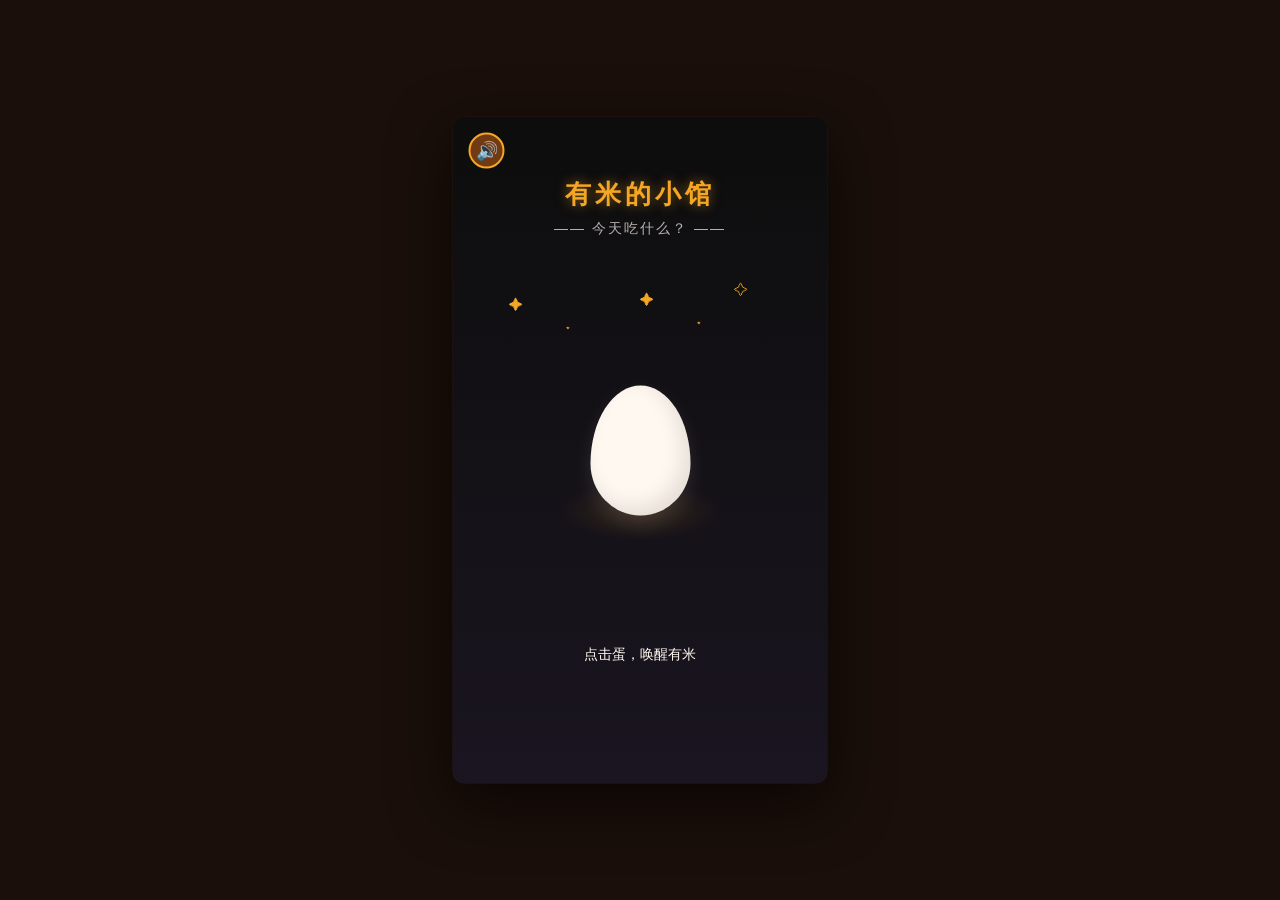
<file: demo/index.html>
<!DOCTYPE html>
<html>
<head>
<meta charset="UTF-8">
<meta name="viewport" content="width=device-width, initial-scale=1.0, user-scalable=no">
<title>有米的小馆 - 今天吃什么？</title>
<script>window.location.replace('youni-demo.html');</script>
</head>
<body></body>
</html>
</file>
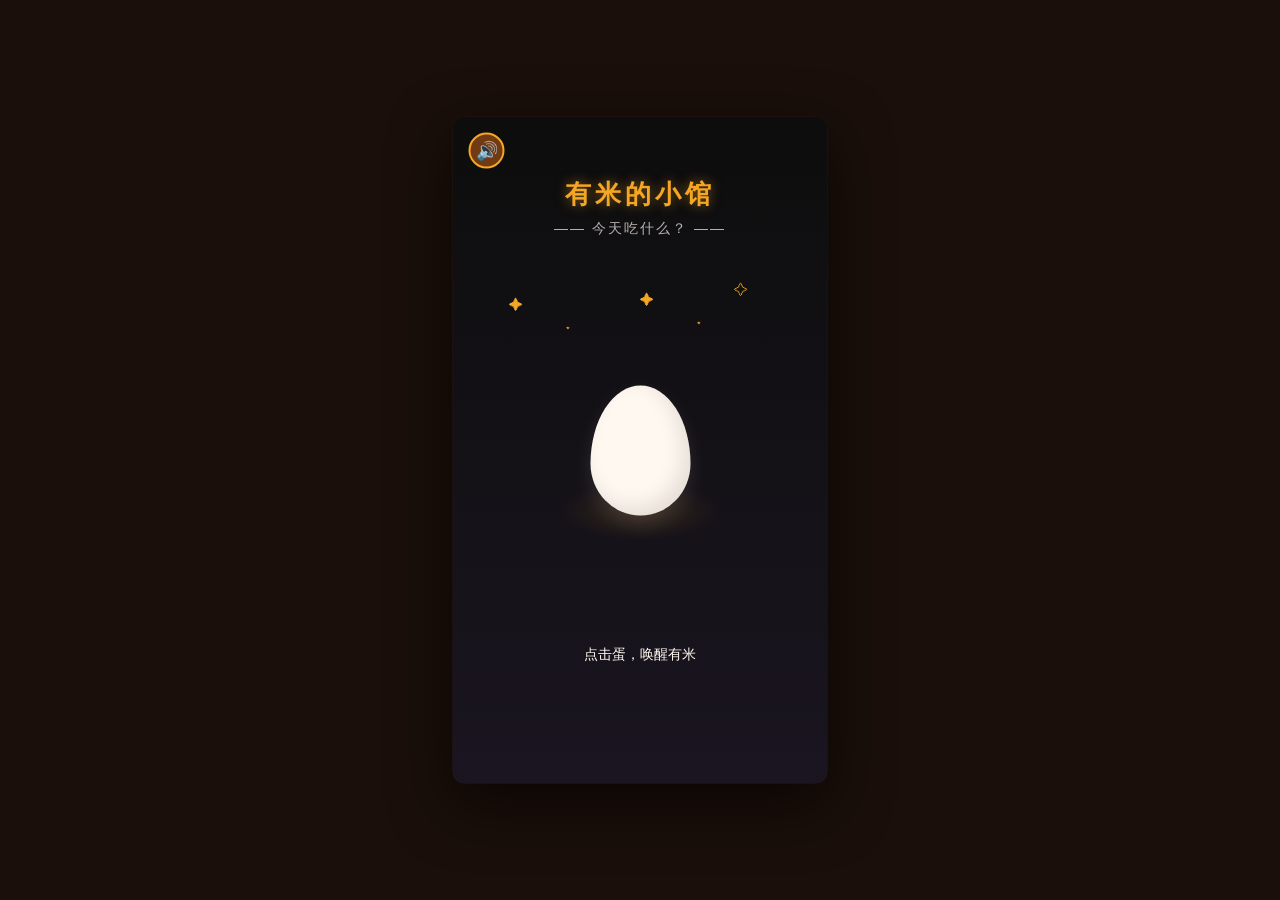
<file: demo/youni-demo.html>
<!DOCTYPE html>
<html lang="zh-CN">
<head>
<meta charset="UTF-8">
<meta name="viewport" content="width=device-width, initial-scale=1.0, user-scalable=no">
<title>有米的小馆 - 今天吃什么？</title>
<link rel="stylesheet" href="style.css?v=9">
<link rel="preload" as="image" href="bg-tavern.jpg">
<link rel="preload" as="image" href="youni/19-hatch-cowering.png">
<link rel="preload" as="image" href="youni/20-hatch-standing-shake.png">
<link rel="preload" as="image" href="youni/21-hatch-confident-ready.png">
</head>
<body>
<div id="app-wrapper">
  <div id="soundToggle" class="sound-toggle" title="音效设置">🔊</div>
  <div id="soundPanel" class="sound-panel">
    <div class="sound-panel-row">
      <span class="sound-panel-label">背景音乐</span>
      <div class="sound-panel-btns">
        <button class="sound-panel-btn" id="bgmOnBtn">开</button>
        <button class="sound-panel-btn" id="bgmOffBtn">关</button>
      </div>
    </div>
    <div class="sound-panel-row">
      <span class="sound-panel-label" style="font-size:12px;">BGM音量</span>
      <div class="sound-slider-wrap">
        <input type="range" class="sound-slider" id="bgmSlider" min="0" max="100" value="25">
      </div>
    </div>
    <div class="sound-panel-row">
      <span class="sound-panel-label">音效</span>
      <div class="sound-panel-btns">
        <button class="sound-panel-btn" id="sfxOnBtn">开</button>
        <button class="sound-panel-btn" id="sfxOffBtn">关</button>
      </div>
    </div>
    <div class="sound-panel-row">
      <span class="sound-panel-label" style="font-size:12px;">音效音量</span>
      <div class="sound-slider-wrap">
        <input type="range" class="sound-slider" id="sfxSlider" min="0" max="100" value="60">
      </div>
    </div>
  </div>

<!-- 成就弹窗 -->
<div id="achievementPopup" class="achievement-popup hidden">
  <div class="ach-badge">
    <span class="ach-icon">🏆</span>
    <div class="ach-text">
      <div class="ach-label">成就解锁！</div>
      <div class="ach-name"></div>
      <div class="ach-desc"></div>
    </div>
  </div>
</div>

<!-- ==================== 第一阶段：孵化 ==================== -->
<div id="stage1" class="stage active">
  <div class="opening-overlay" id="openingOverlay">
    <div class="opening-title">有米的小馆</div>
    <div class="opening-subtitle">—— 今天吃什么？ ——</div>
    <div class="opening-stars" id="openingStars">
      <span class="opening-star" style="left:15%;top:55px;">✦</span>
      <span class="opening-star" style="left:75%;top:40px;animation-delay:0.3s;">✧</span>
      <span class="opening-star" style="left:30%;top:80px;animation-delay:0.6s;font-size:10px;">⋆</span>
      <span class="opening-star" style="left:65%;top:75px;animation-delay:0.9s;font-size:10px;">⋆</span>
      <span class="opening-star" style="left:50%;top:50px;animation-delay:1.2s;">✦</span>
    </div>
  </div>
  <div class="egg-container" id="eggContainer">
    <div class="egg" id="egg"></div>
    <div class="egg-crack" id="eggCrack"></div>
    <div class="golden-glow" id="goldenGlow"></div>
    <div class="golden-particles" id="goldenParticles"></div>
    <div class="light-burst-container" id="lightBurst"></div>
  </div>
  <div class="egg-warmth" id="eggWarmth"></div>
  <div class="egg-hint" id="eggHint">点击蛋，唤醒有米</div>
  <div id="hatchedYouni" class="youni-container"></div>
  <div id="stage1Bubble" class="bubble hidden" style="left:160px;top:290px;max-width:200px;"></div>
  <button id="startFirstBtn" class="start-btn hidden" style="position:absolute;bottom:100px;">开始第一次决策</button>
</div>

<!-- ==================== 第二阶段：偏好采集 ==================== -->
<div id="stage2" class="stage">
  <div class="tavern-scene">
    <div class="tavern-bg-texture"></div>
    <div class="warm-vignette"></div>
    <div class="lamp"></div>
    <div class="blackboard">
      <div class="blackboard-title">有米的笔记<span id="editPrefBtn" class="edit-pref-btn hidden" title="修改偏好">✏️</span></div>
      <div id="blackboardContent">辣度：待了解<br>汤类：待了解<br>忌口：无</div>
    </div>
    <div class="bar-counter"></div>
    <div class="prop-chili" id="propChili" style="display:none;">🌶️</div>
    <div class="prop-bowl" id="propBowl" style="display:none;">🍜</div>
  </div>
  <div class="youni-container youni-stage2" id="youniStage2"></div>
  <div id="stage2Bubble" class="bubble" style="left:150px;top:480px;max-width:200px;"></div>
  <div class="question-area" id="questionArea">
    <div class="question-title" id="questionTitle"></div>
    <div id="questionContent"></div>
  </div>
</div>

<!-- ==================== 第三阶段：智能决策 ==================== -->
<div id="stage3" class="stage">
  <div class="tavern-scene">
    <div class="tavern-bg-texture"></div>
    <div class="warm-vignette"></div>
    <div class="lamp"></div>
    <div class="blackboard" style="top:4px;min-height:auto;height:auto;font-size:10px;padding:6px 10px;width:auto;min-width:60px;right:8px;left:auto;">
      <div class="blackboard-title" style="font-size:9px;margin-bottom:2px;">今日运势</div>
      <div id="weatherBoard" style="font-size:14px;">晴</div>
      <div id="sceneLabel" style="font-size:8px;color:#E8D5B8;margin-top:1px;">午餐时刻</div>
    </div>
    <div class="bar-counter"></div>
  </div>
  <div class="youni-container youni-stage3" id="youniStage3"></div>
  <div id="stage3Bubble" class="bubble" style="left:130px;top:500px;max-width:200px;"></div>
  <div class="wheel-area" id="wheelArea" style="display:none;">
    <canvas id="wheelCanvas" width="280" height="280"></canvas>
    <div class="wheel-pointer" id="wheelPointer">
      <svg viewBox="0 0 28 28" xmlns="http://www.w3.org/2000/svg">
        <defs>
          <filter id="ps" x="-20%" y="-20%" width="140%" height="140%">
            <feDropShadow dx="0" dy="2" stdDeviation="2" flood-color="rgba(0,0,0,0.3)"/>
          </filter>
        </defs>
        <polygon points="14,22 6,4 22,4" fill="#F5A623" stroke="#8B4513" stroke-width="1.5" filter="url(#ps)"/>
        <polygon points="14,18 9,6 19,6" fill="none" stroke="rgba(255,255,255,0.4)" stroke-width="1"/>
      </svg>
    </div>
    <div class="wheel-pulse" id="wheelPulse"></div>
    <div class="wheel-tooltip" id="wheelTooltip"></div>
    <div id="wheelCounter" style="color:#F5A623;font-size:12px;margin-bottom:6px;text-align:center;">5/12</div>
    <div id="wheelBtnArea" style="text-align:center;margin-top:4px;">
      <div style="display:flex;justify-content:center;gap:6px;margin-bottom:6px;flex-wrap:wrap;">
        <button class="wheel-action-btn" id="spinBtn">转动转盘</button>
        <button class="wheel-action-btn" id="addMoreBtn">加一批</button>
      </div>
      <div style="display:flex;justify-content:center;gap:6px;flex-wrap:nowrap;">
        <button class="wheel-action-btn" id="reshuffleBtn" style="padding:8px 16px;">换一换</button>
        <button class="wheel-action-btn" id="customPickBtn" style="padding:8px 16px;">我想自己选</button>
        <button class="wheel-action-btn" id="editPrefStage3Btn" style="padding:8px 14px;font-size:12px;opacity:0.85;">✏️ 修改偏好</button>
      </div>
    </div>
  </div>
  <div class="input-area" id="inputArea" style="display:none;">
    <input type="text" class="options-input" id="optionsInput" placeholder="输入选项，如：麻辣烫、寿司、沙拉">
    <button class="spin-btn" id="analyzeBtn">让有米分析</button>
    <div style="margin-top:12px;">
      <button class="skip-btn" id="backToRecommendBtn">← 回到有米推荐</button>
    </div>
  </div>
  <div class="analyzing-overlay" id="analyzingOverlay">
    <div class="think-bubble"></div>
    <div class="think-text" id="thinkText">有米在看黑板...</div>
  </div>
  <div class="receipt-overlay" id="receiptOverlay">
    <div class="receipt">
      <button class="receipt-close" id="receiptClose">&times;</button>
      <div class="receipt-title">有米的小馆 - 今日推荐</div>
      <div class="receipt-result" id="receiptResult"></div>
      <div style="text-align:center;font-size:13px;color:#5C3A1E;" id="receiptDate"></div>
      <div class="receipt-note" id="receiptNote"></div>
      <button class="receipt-save-btn" id="receiptSaveBtn">保存小纸条</button>
    </div>
  </div>
</div>

<!-- ==================== 第四阶段：反馈 ==================== -->
<div id="stage4" class="stage">
  <div class="tavern-scene">
    <div class="tavern-bg-texture"></div>
    <div class="warm-vignette"></div>
    <div class="lamp"></div>
    <div class="bar-counter"></div>
  </div>
  <div class="youni-container youni-stage4" id="youniStage4"></div>
  <div id="stage4Bubble" class="bubble" style="left:130px;top:500px;max-width:200px;"></div>
  <div class="feedback-area" id="feedbackArea">
    <div class="feedback-title" id="feedbackTitle">这顿吃得怎么样？</div>
    <div class="feedback-btns" id="feedbackBtns">
      <button class="feedback-btn good" data-rating="good">&#128523;</button>
      <button class="feedback-btn ok" data-rating="ok">&#128528;</button>
      <button class="feedback-btn bad" data-rating="bad">&#128555;</button>
    </div>
    <button class="skip-feedback-link" id="skipFeedbackBtn">跳过</button>
    <div class="attribution-box" id="attributionBox">
      <p>有米想知道是哪里出了问题...</p>
      <div class="attribution-options">
        <span class="att-tag" data-reason="too_spicy">太辣了</span>
        <span class="att-tag" data-reason="too_bland">太淡</span>
        <span class="att-tag" data-reason="bad_quality">食材不新鲜</span>
        <span class="att-tag" data-reason="too_slow">等太久</span>
        <span class="att-tag" data-reason="not_tasty">不合口味</span>
        <span class="att-tag" data-reason="other">其他</span>
      </div>
      <button class="return-btn" id="confirmBadBtn" style="margin-top:16px;">记下了</button>
    </div>
    <button class="return-btn hidden" id="goToBookBtn">查看图鉴</button>
  </div>
</div>

<!-- ==================== 第五阶段：图鉴 ==================== -->
<div id="stage5" class="stage">
  <div class="tavern-scene">
    <div class="tavern-bg-texture"></div>
    <div class="warm-vignette"></div>
    <div class="lamp"></div>
    <div class="bar-counter"></div>
  </div>
  <div class="youni-container youni-stage5" id="youniStage5"></div>
  <div id="stage5Bubble" class="bubble" style="left:125px;bottom:50px;max-width:200px;"></div>
  <div class="book-func-bar" style="position:absolute;top:35px;left:295px;display:flex;flex-direction:column;gap:10px;">
    <button class="func-icon-btn" id="statsBtn" title="饮食统计">📊</button>
    <button class="func-icon-btn" id="calendarBtn" title="食材日历">📅</button>
    <button class="func-icon-btn" id="dressUpBtn" title="有米装扮">🎨</button>
  </div>
  <div class="book-container" id="bookContainer">
    <div class="book" id="bookContent">
      <div class="book-spine"></div>
      <div id="bookPage">
        <div class="silhouette">
          <div class="silhouette-icon">&#128214;</div>
          <div class="silhouette-text">还没有解锁任何记录哦~<br>快去让有米帮你决策吧！</div>
        </div>
      </div>
      <div class="book-nav" id="bookNav" style="display:none;">
        <button id="prevPage">上一页</button>
        <button id="nextPage">下一页</button>
      </div>
    </div>
  </div>
  <div class="bottom-menu">
    <button class="menu-btn" id="backToWheelBtn">再转一次</button>
    <button class="menu-btn" id="resetBtn">重新开始</button>
  </div>
</div>

</div><!-- /app-wrapper -->

<script src="app.js?v=6"></script>
</body>
</html>
</file>
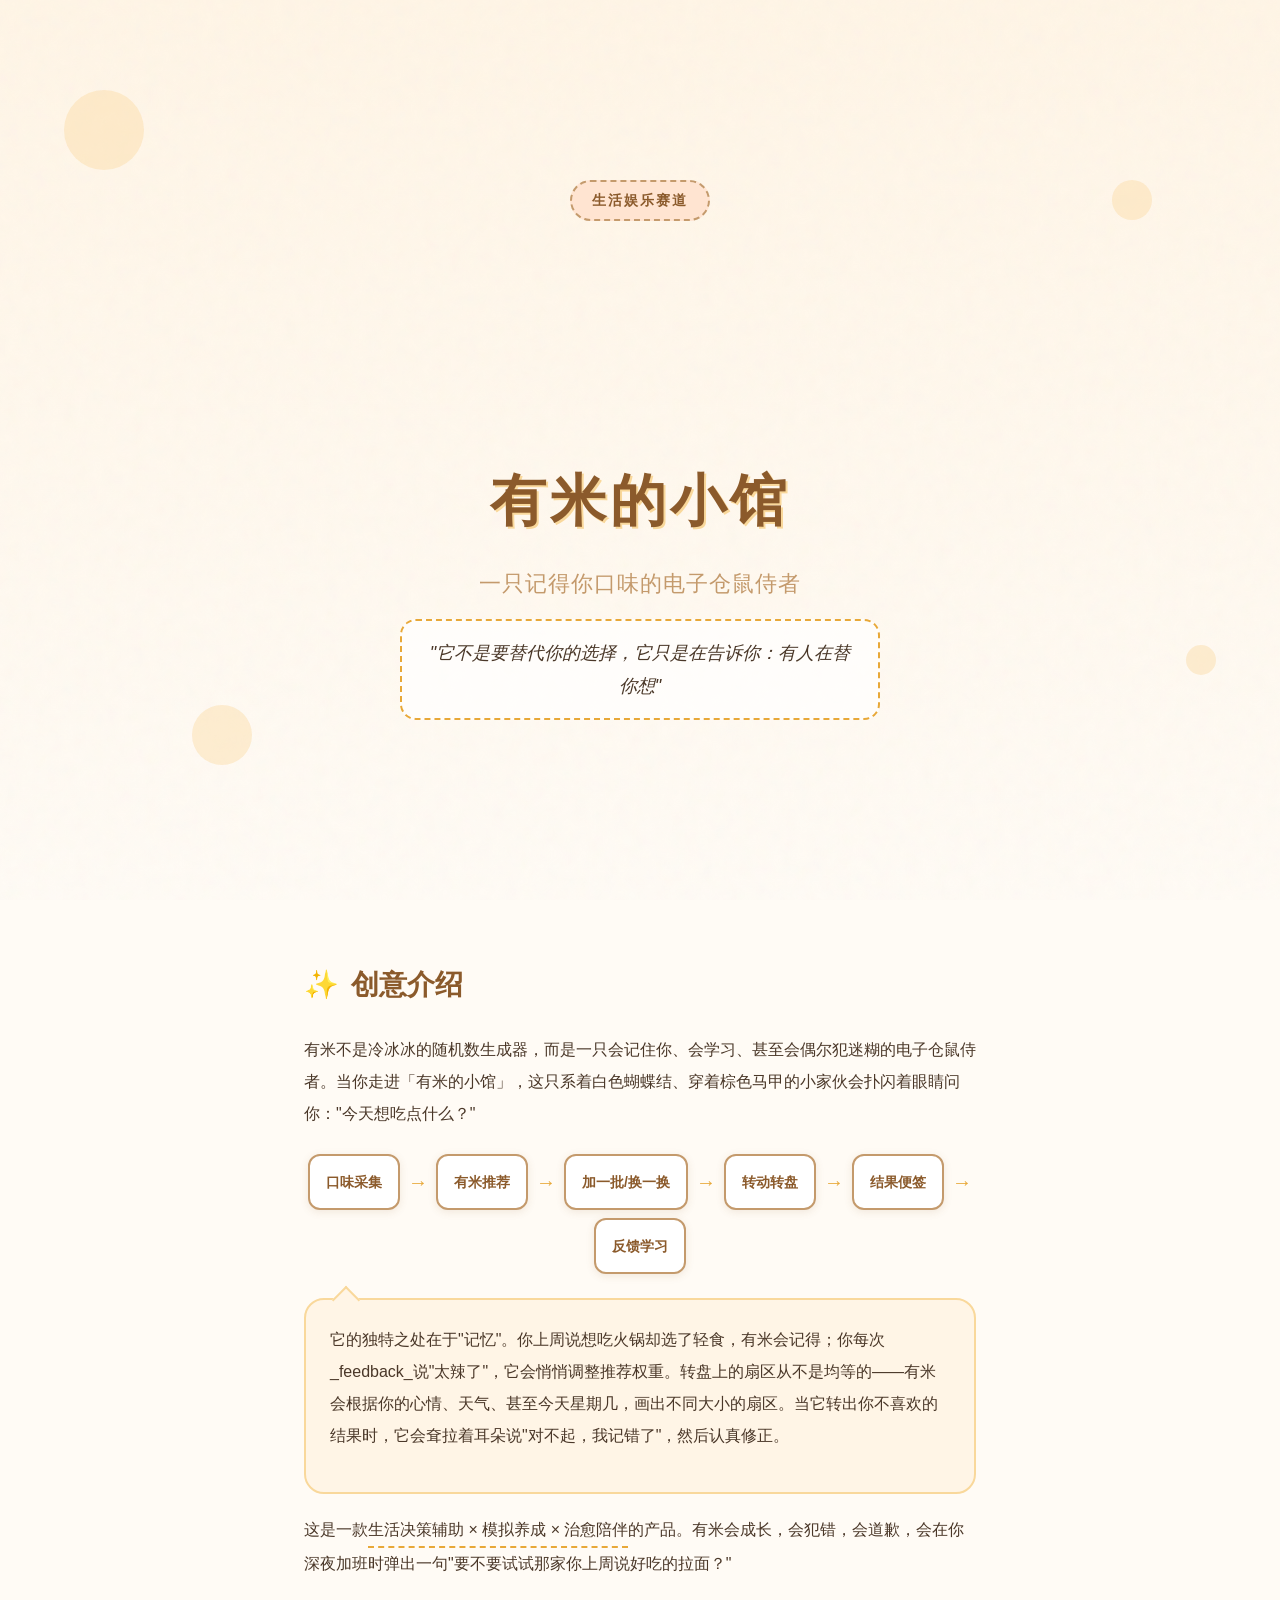
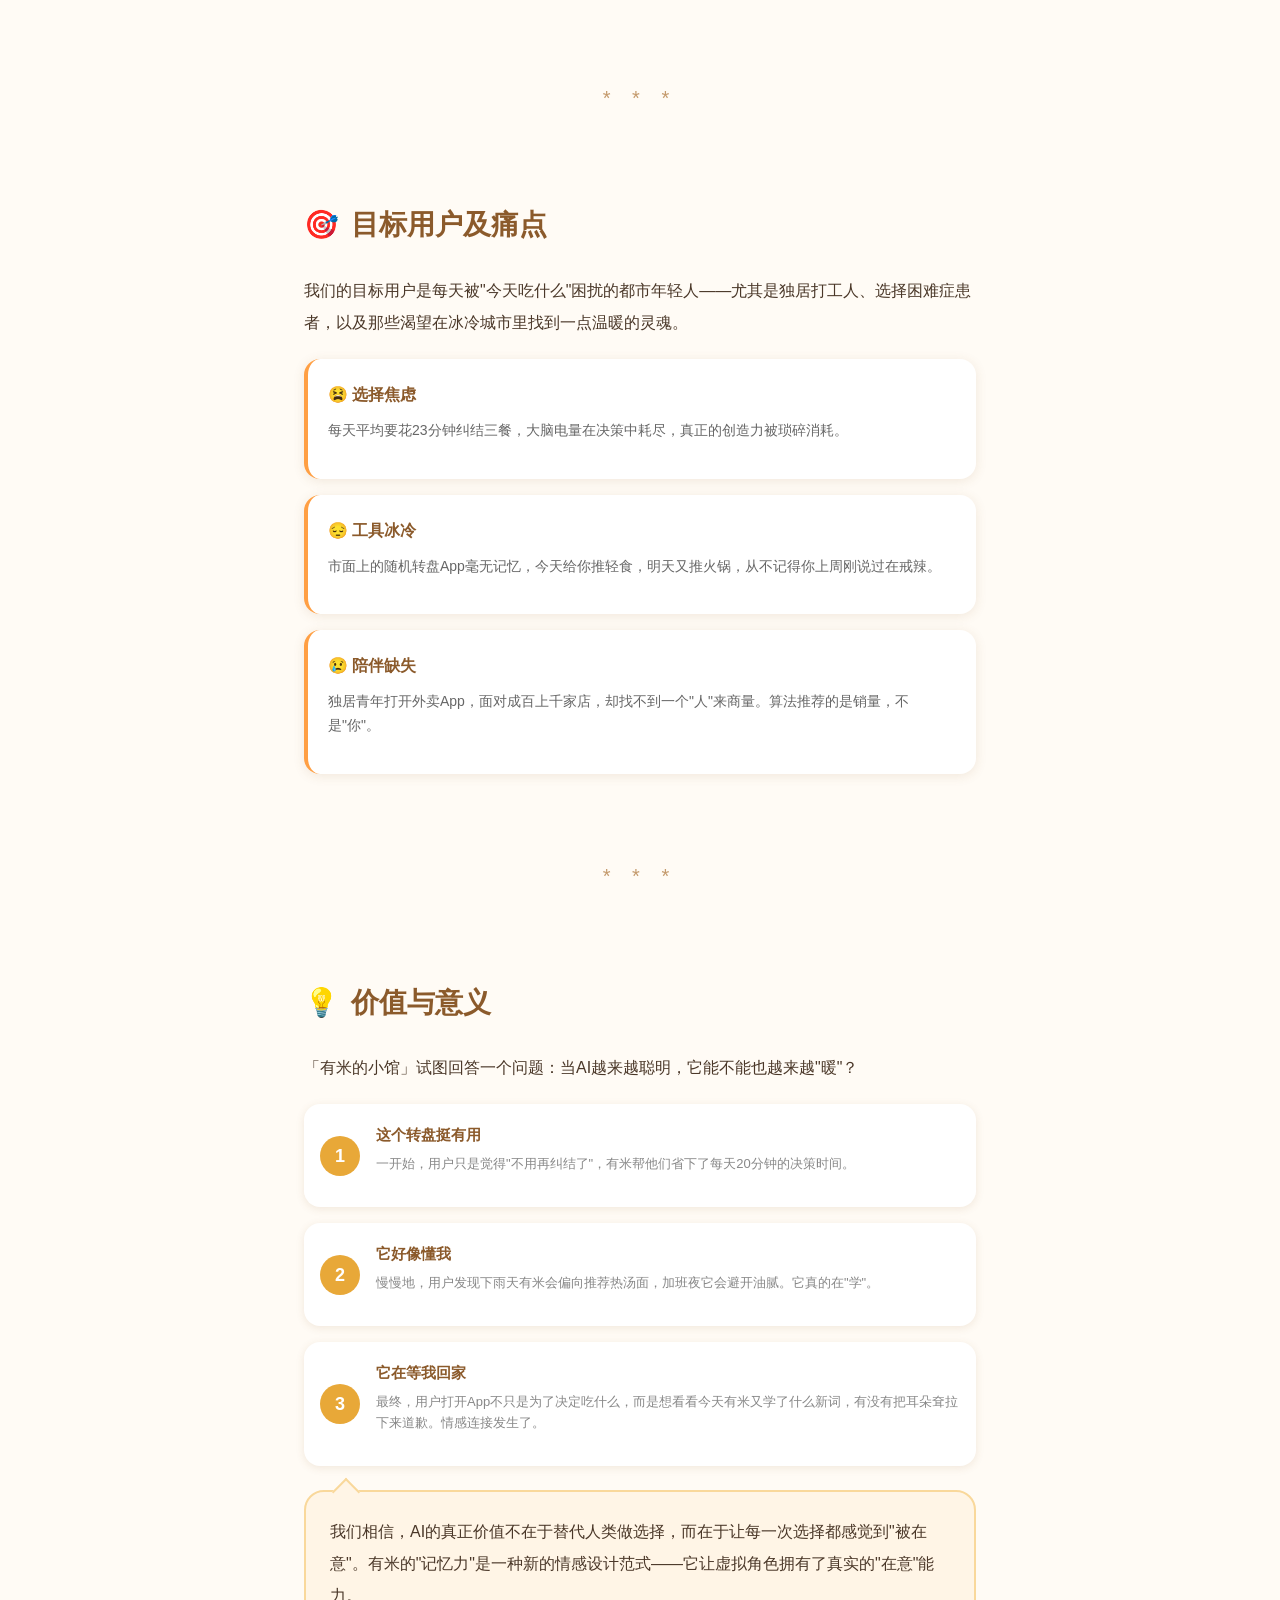
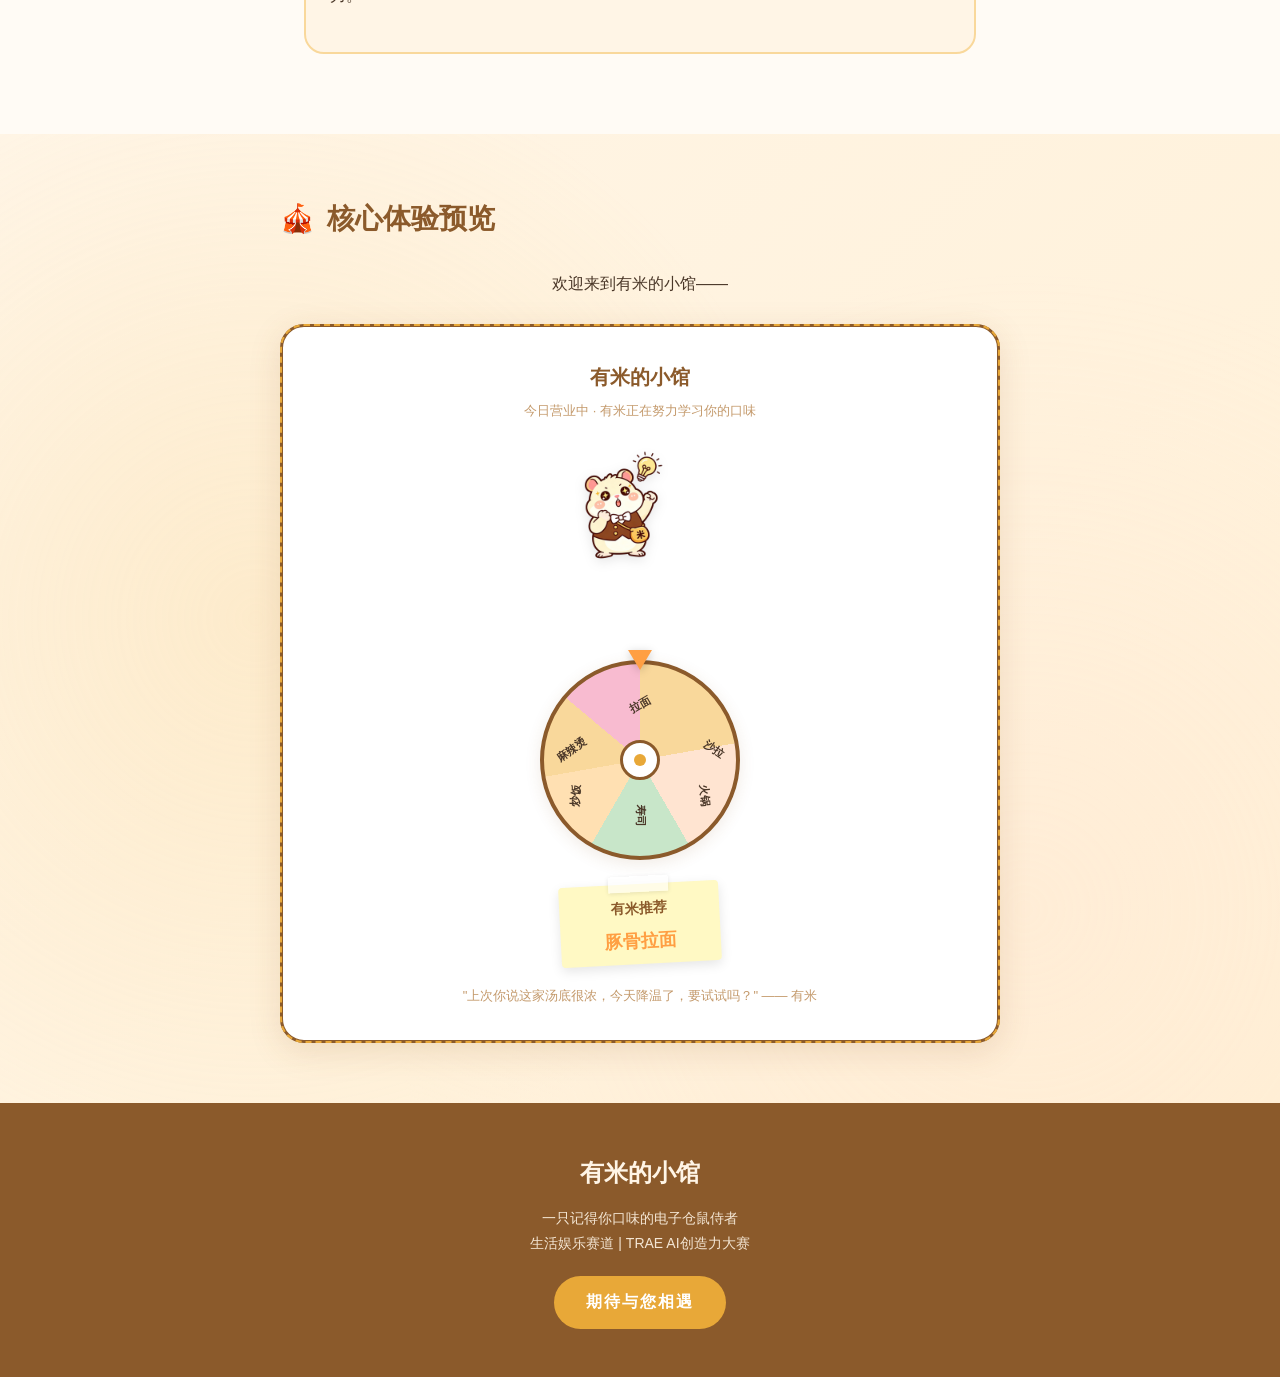
<file: proposal/youni-proposal.html>
<!DOCTYPE html>
<html lang="zh-CN">
<head>
<meta charset="UTF-8">
<meta name="viewport" content="width=device-width, initial-scale=1.0, maximum-scale=1.0, user-scalable=no">
<title>有米的小馆 - 一只记得你口味的电子仓鼠侍者</title>
<style>
/* ===== 基础重置与字体 ===== */
*, *::before, *::after {
  margin: 0;
  padding: 0;
  box-sizing: border-box;
}

:root {
  --cream: #FFFBF5;
  --warm-white: #FFF5E6;
  --warm-yellow: #F9D89B;
  --deep-yellow: #E8A838;
  --wood-brown: #8B5A2B;
  --dark-brown: #4A3728;
  --light-brown: #C49A6C;
  --accent-orange: #FF9F43;
  --soft-pink: #FFE4D1;
  --shadow: rgba(139, 90, 43, 0.12);
}

html {
  scroll-behavior: smooth;
}

body {
  font-family: "PingFang SC", "Hiragino Sans GB", "Microsoft YaHei", "Noto Sans SC", sans-serif;
  background: var(--cream);
  color: var(--dark-brown);
  line-height: 1.8;
  overflow-x: hidden;
  -webkit-font-smoothing: antialiased;
}

/* ===== 手绘风格装饰 ===== */
.hand-drawn-border {
  border: 2px solid var(--wood-brown);
  border-radius: 255px 15px 225px 15px / 15px 225px 15px 255px;
}

.hand-drawn-border-soft {
  border: 2px solid var(--light-brown);
  border-radius: 20px 255px 20px 255px / 255px 20px 255px 20px;
}

/* ===== 动画定义 ===== */
@keyframes float {
  0%, 100% { transform: translateY(0); }
  50% { transform: translateY(-8px); }
}

@keyframes wiggle {
  0%, 100% { transform: rotate(-2deg); }
  50% { transform: rotate(2deg); }
}

@keyframes spin-slow {
  from { transform: rotate(0deg); }
  to { transform: rotate(360deg); }
}

@keyframes fadeInUp {
  from {
    opacity: 0;
    transform: translateY(30px);
  }
  to {
    opacity: 1;
    transform: translateY(0);
  }
}

@keyframes pulse {
  0%, 100% { transform: scale(1); }
  50% { transform: scale(1.05); }
}

@keyframes blink {
  0%, 90%, 100% { transform: scaleY(1); }
  95% { transform: scaleY(0.1); }
}

@keyframes chew {
  0%, 100% { transform: rotate(0deg); }
  25% { transform: rotate(5deg); }
  75% { transform: rotate(-5deg); }
}

@keyframes wheel-spin {
  from { transform: rotate(0deg); }
  to { transform: rotate(360deg); }
}

@keyframes note-float {
  0% { opacity: 0; transform: translateY(0) scale(0.5); }
  20% { opacity: 1; transform: translateY(-10px) scale(1); }
  100% { opacity: 0; transform: translateY(-40px) scale(0.8); }
}

@keyframes grain {
  0%, 100% { transform: translate(0, 0); }
  10% { transform: translate(-5%, -10%); }
  30% { transform: translate(3%, -15%); }
  50% { transform: translate(12%, 9%); }
  70% { transform: translate(9%, 4%); }
  90% { transform: translate(-1%, 7%); }
}

.animate-in {
  opacity: 0;
  animation: fadeInUp 0.8s ease-out forwards;
}

.delay-1 { animation-delay: 0.1s; }
.delay-2 { animation-delay: 0.2s; }
.delay-3 { animation-delay: 0.3s; }
.delay-4 { animation-delay: 0.4s; }
.delay-5 { animation-delay: 0.5s; }

/* ===== 导航/顶部标签 ===== */
.track-badge {
  display: inline-block;
  background: var(--soft-pink);
  color: var(--wood-brown);
  padding: 6px 20px;
  border-radius: 50px;
  font-size: 14px;
  font-weight: 600;
  letter-spacing: 2px;
  border: 2px dashed var(--light-brown);
  margin-bottom: 16px;
}

/* ===== Hero 区域 ===== */
.hero {
  min-height: 100vh;
  display: flex;
  flex-direction: column;
  align-items: center;
  justify-content: center;
  text-align: center;
  padding: 40px 24px;
  background: linear-gradient(180deg, var(--warm-white) 0%, var(--cream) 100%);
  position: relative;
  overflow: hidden;
}

.hero::before {
  content: '';
  position: absolute;
  top: -50%;
  left: -50%;
  width: 200%;
  height: 200%;
  background-image: url("data:image/svg+xml,%3Csvg viewBox='0 0 200 200' xmlns='http://www.w3.org/2000/svg'%3E%3Cfilter id='noise'%3E%3CfeTurbulence type='fractalNoise' baseFrequency='0.65' numOctaves='3' stitchTiles='stitch'/%3E%3C/filter%3E%3Crect width='100%25' height='100%25' filter='url(%23noise)' opacity='0.03'/%3E%3C/svg%3E");
  animation: grain 8s steps(10) infinite;
  pointer-events: none;
}

.hero-decoration {
  position: absolute;
  width: 100%;
  height: 100%;
  pointer-events: none;
  overflow: hidden;
}

.hero-decoration .dot {
  position: absolute;
  border-radius: 50%;
  background: var(--warm-yellow);
  opacity: 0.4;
}

.hero-mascot {
  width: 160px;
  height: 190px;
  margin-bottom: 24px;
  position: relative;
  animation: float 3s ease-in-out infinite;
}

.hero-mascot svg {
  display: block;
  width: 100%;
  height: 100%;
}

.hero h1 {
  font-size: clamp(32px, 8vw, 56px);
  font-weight: 800;
  color: var(--wood-brown);
  letter-spacing: 4px;
  margin-bottom: 12px;
  text-shadow: 2px 2px 0 var(--warm-yellow);
}

.hero .subtitle {
  font-size: clamp(16px, 4vw, 22px);
  color: var(--light-brown);
  font-weight: 500;
  letter-spacing: 1px;
  margin-bottom: 16px;
}

.hero .hook {
  font-size: clamp(14px, 3.5vw, 18px);
  color: var(--dark-brown);
  max-width: 480px;
  line-height: 1.8;
  padding: 16px 24px;
  background: rgba(255, 255, 255, 0.7);
  border-radius: 16px;
  border: 2px dashed var(--deep-yellow);
  font-style: italic;
}

.scroll-hint {
  position: absolute;
  bottom: 30px;
  left: 50%;
  transform: translateX(-50%);
  animation: float 2s ease-in-out infinite;
}

.scroll-hint span {
  display: block;
  width: 24px;
  height: 36px;
  border: 2px solid var(--light-brown);
  border-radius: 12px;
  position: relative;
}

.scroll-hint span::after {
  content: '';
  width: 4px;
  height: 8px;
  background: var(--light-brown);
  border-radius: 2px;
  position: absolute;
  top: 6px;
  left: 50%;
  transform: translateX(-50%);
  animation: float 1.5s ease-in-out infinite;
}

/* ===== 内容区块通用样式 ===== */
.section {
  padding: 60px 24px;
  max-width: 720px;
  margin: 0 auto;
  position: relative;
}

.section-title {
  font-size: clamp(22px, 5vw, 28px);
  font-weight: 700;
  color: var(--wood-brown);
  margin-bottom: 24px;
  display: flex;
  align-items: center;
  gap: 12px;
}

.section-title .icon {
  font-size: 28px;
  display: inline-block;
  animation: wiggle 2s ease-in-out infinite;
}

.section-content {
  font-size: 16px;
  color: var(--dark-brown);
  line-height: 2;
}

.section-content p {
  margin-bottom: 16px;
}

.highlight-box {
  background: var(--warm-white);
  padding: 24px;
  border-radius: 20px;
  border: 2px solid var(--warm-yellow);
  margin: 20px 0;
  position: relative;
}

.highlight-box::before {
  content: '';
  position: absolute;
  top: -10px;
  left: 30px;
  width: 20px;
  height: 20px;
  background: var(--warm-white);
  border-top: 2px solid var(--warm-yellow);
  border-left: 2px solid var(--warm-yellow);
  transform: rotate(45deg);
}

/* ===== 创意介绍流程图 ===== */
.flow-diagram {
  display: flex;
  flex-wrap: wrap;
  align-items: center;
  justify-content: center;
  gap: 8px;
  margin: 24px 0;
}

.flow-step {
  background: white;
  padding: 12px 16px;
  border-radius: 12px;
  border: 2px solid var(--light-brown);
  font-size: 14px;
  font-weight: 600;
  color: var(--wood-brown);
  text-align: center;
  box-shadow: 0 2px 8px var(--shadow);
}

.flow-arrow {
  font-size: 20px;
  color: var(--deep-yellow);
  animation: pulse 1.5s ease-in-out infinite;
}

/* ===== 痛点卡片 ===== */
.pain-points {
  display: grid;
  gap: 16px;
  margin-top: 20px;
}

.pain-card {
  background: white;
  padding: 20px;
  border-radius: 16px;
  border-left: 4px solid var(--accent-orange);
  box-shadow: 0 2px 12px var(--shadow);
  transition: transform 0.3s ease, box-shadow 0.3s ease;
}

.pain-card:hover {
  transform: translateY(-4px);
  box-shadow: 0 8px 24px var(--shadow);
}

.pain-card h4 {
  font-size: 16px;
  font-weight: 700;
  color: var(--wood-brown);
  margin-bottom: 8px;
  display: flex;
  align-items: center;
  gap: 8px;
}

.pain-card p {
  font-size: 14px;
  color: #666;
  line-height: 1.7;
}

/* ===== 价值阶梯 ===== */
.value-ladder {
  display: flex;
  flex-direction: column;
  gap: 16px;
  margin-top: 20px;
}

.value-step {
  display: flex;
  align-items: center;
  gap: 16px;
  padding: 16px;
  background: white;
  border-radius: 16px;
  box-shadow: 0 2px 8px var(--shadow);
  transition: all 0.3s ease;
}

.value-step:hover {
  transform: translateX(8px);
}

.value-step .step-num {
  width: 40px;
  height: 40px;
  background: var(--deep-yellow);
  color: white;
  border-radius: 50%;
  display: flex;
  align-items: center;
  justify-content: center;
  font-weight: 700;
  font-size: 18px;
  flex-shrink: 0;
}

.value-step .step-text {
  flex: 1;
}

.value-step .step-text h4 {
  font-size: 15px;
  font-weight: 700;
  color: var(--wood-brown);
  margin-bottom: 4px;
}

.value-step .step-text p {
  font-size: 13px;
  color: #888;
  line-height: 1.6;
}

/* ===== 核心体验预览区 ===== */
.preview-section {
  background: linear-gradient(135deg, var(--warm-white) 0%, #FFF0D6 100%);
  padding: 60px 24px;
  position: relative;
  overflow: hidden;
}

.preview-section::before {
  content: '';
  position: absolute;
  top: 0;
  left: 0;
  right: 0;
  bottom: 0;
  background-image: radial-gradient(circle at 20% 50%, var(--warm-yellow) 0%, transparent 50%),
                    radial-gradient(circle at 80% 80%, var(--soft-pink) 0%, transparent 50%);
  opacity: 0.3;
  pointer-events: none;
}

.preview-container {
  max-width: 720px;
  margin: 0 auto;
  position: relative;
  z-index: 1;
}

/* 小馆场景 */
.cafe-scene {
  background: white;
  border-radius: 24px;
  padding: 32px 24px;
  box-shadow: 0 8px 32px rgba(139, 90, 43, 0.15);
  border: 3px solid var(--wood-brown);
  position: relative;
  margin-top: 24px;
}

.cafe-scene::after {
  content: '';
  position: absolute;
  top: -3px;
  left: -3px;
  right: -3px;
  bottom: -3px;
  border-radius: 24px;
  border: 2px dashed var(--deep-yellow);
  pointer-events: none;
}

.scene-header {
  text-align: center;
  margin-bottom: 24px;
}

.scene-header h3 {
  font-size: 20px;
  color: var(--wood-brown);
  font-weight: 700;
}

.scene-header .scene-sub {
  font-size: 13px;
  color: var(--light-brown);
  margin-top: 4px;
}

/* 仓鼠侍者 */
.hamster-waiter {
  width: 160px;
  height: 190px;
  margin: 0 auto 24px;
  position: relative;
  animation: float 3s ease-in-out infinite;
}

.hamster-waiter svg {
  display: block;
  width: 100%;
  height: 100%;
}

/* 音乐音符 */
.music-notes {
  position: absolute;
  top: 0;
  right: 10px;
}

.note {
  position: absolute;
  font-size: 16px;
  color: var(--deep-yellow);
  opacity: 0;
  animation: note-float 2s ease-out infinite;
}

.note:nth-child(1) { right: 0; animation-delay: 0s; }
.note:nth-child(2) { right: 20px; animation-delay: 0.6s; }
.note:nth-child(3) { right: -10px; animation-delay: 1.2s; }

/* 转盘 */
.wheel-container {
  width: 200px;
  height: 200px;
  margin: 0 auto 24px;
  position: relative;
}

.wheel {
  width: 200px;
  height: 200px;
  border-radius: 50%;
  background: conic-gradient(
    var(--warm-yellow) 0deg 80deg,
    var(--soft-pink) 80deg 150deg,
    #C8E6C9 150deg 210deg,
    #FFE0B2 210deg 260deg,
    var(--warm-yellow) 260deg 310deg,
    #F8BBD0 310deg 360deg
  );
  border: 4px solid var(--wood-brown);
  position: relative;
  animation: wheel-spin 8s linear infinite;
  box-shadow: 0 4px 16px var(--shadow);
}

.wheel-center {
  width: 40px;
  height: 40px;
  background: white;
  border-radius: 50%;
  position: absolute;
  top: 50%;
  left: 50%;
  transform: translate(-50%, -50%);
  border: 3px solid var(--wood-brown);
  z-index: 2;
}

.wheel-center::after {
  content: '';
  width: 12px;
  height: 12px;
  background: var(--deep-yellow);
  border-radius: 50%;
  position: absolute;
  top: 50%;
  left: 50%;
  transform: translate(-50%, -50%);
}

.wheel-pointer {
  width: 0;
  height: 0;
  border-left: 12px solid transparent;
  border-right: 12px solid transparent;
  border-top: 20px solid var(--accent-orange);
  position: absolute;
  top: -10px;
  left: 50%;
  transform: translateX(-50%);
  z-index: 3;
  filter: drop-shadow(0 2px 4px rgba(0,0,0,0.2));
}

.wheel-labels {
  position: absolute;
  top: 0;
  left: 0;
  width: 100%;
  height: 100%;
  pointer-events: none;
}

.wl {
  position: absolute;
  font-size: 11px;
  font-weight: 700;
  color: var(--dark-brown);
  white-space: nowrap;
}

.wl-1 { top: 35px; left: 50%; transform: translateX(-50%) rotate(-30deg); }
.wl-2 { top: 80px; right: 15px; transform: rotate(35deg); }
.wl-3 { bottom: 55px; right: 25px; transform: rotate(85deg); }
.wl-4 { bottom: 35px; left: 50%; transform: translateX(-50%) rotate(90deg); }
.wl-5 { bottom: 55px; left: 25px; transform: rotate(-85deg); }
.wl-6 { top: 80px; left: 15px; transform: rotate(-35deg); }

/* 结果便签 */
.result-sticky {
  width: 160px;
  height: 80px;
  background: #FFF9C4;
  margin: 0 auto;
  padding: 12px;
  border-radius: 4px;
  box-shadow: 0 4px 12px rgba(0,0,0,0.1);
  position: relative;
  transform: rotate(-3deg);
  text-align: center;
}

.result-sticky::before {
  content: '';
  width: 60px;
  height: 16px;
  background: rgba(255, 255, 255, 0.6);
  position: absolute;
  top: -8px;
  left: 50%;
  transform: translateX(-50%);
  box-shadow: 0 1px 4px rgba(0,0,0,0.1);
}

.result-sticky h4 {
  font-size: 14px;
  color: var(--wood-brown);
  margin-bottom: 4px;
}

.result-sticky p {
  font-size: 18px;
  font-weight: 700;
  color: var(--accent-orange);
}

/* 底部行动区 */
.cta-section {
  text-align: center;
  padding: 48px 24px;
  background: var(--wood-brown);
  color: var(--warm-white);
}

.cta-section h2 {
  font-size: 24px;
  margin-bottom: 12px;
  font-weight: 700;
}

.cta-section p {
  font-size: 14px;
  opacity: 0.9;
  margin-bottom: 20px;
}

.cta-badge {
  display: inline-block;
  padding: 12px 32px;
  background: var(--deep-yellow);
  color: white;
  border-radius: 50px;
  font-weight: 700;
  font-size: 16px;
  letter-spacing: 2px;
  animation: pulse 2s ease-in-out infinite;
}

/* ===== 装饰分隔线 ===== */
.divider {
  text-align: center;
  padding: 24px;
  color: var(--light-brown);
  font-size: 20px;
  letter-spacing: 8px;
}

/* ===== 响应式优化 ===== */
@media (max-width: 480px) {
  .section {
    padding: 40px 20px;
  }
  
  .flow-diagram {
    flex-direction: column;
    gap: 12px;
  }
  
  .flow-arrow {
    transform: rotate(90deg);
  }
  
  .wheel-container {
    width: 160px;
    height: 160px;
  }
  
  .wheel {
    width: 160px;
    height: 160px;
  }
  
  .value-step:hover {
    transform: translateX(4px);
  }
  
  .cafe-scene {
    padding: 24px 16px;
  }
}

/* ===== 滚动触发 ===== */
.scroll-reveal {
  opacity: 0;
  transform: translateY(40px);
  transition: opacity 0.8s ease-out, transform 0.8s ease-out;
}

.scroll-reveal.revealed {
  opacity: 1;
  transform: translateY(0);
}

/* ===== 工具提示 ===== */
.tooltip {
  position: relative;
  display: inline-block;
  cursor: help;
  border-bottom: 2px dashed var(--deep-yellow);
}

.tooltip-text {
  visibility: hidden;
  width: 200px;
  background: var(--wood-brown);
  color: white;
  text-align: center;
  border-radius: 8px;
  padding: 8px 12px;
  position: absolute;
  z-index: 10;
  bottom: 125%;
  left: 50%;
  margin-left: -100px;
  font-size: 12px;
  opacity: 0;
  transition: opacity 0.3s;
}

.tooltip:hover .tooltip-text {
  visibility: visible;
  opacity: 1;
}
</style>
</head>
<body>

<!-- ===== HERO 区域 ===== -->
<section class="hero">
  <div class="hero-decoration">
    <div class="dot" style="width:80px;height:80px;top:10%;left:5%;"></div>
    <div class="dot" style="width:40px;height:40px;top:20%;right:10%;"></div>
    <div class="dot" style="width:60px;height:60px;bottom:15%;left:15%;"></div>
    <div class="dot" style="width:30px;height:30px;bottom:25%;right:5%;"></div>
  </div>

  <div class="track-badge animate-in">生活娱乐赛道</div>

  <div class="hero-mascot animate-in delay-1">
    <img src="[data-uri]" width="160" height="160" style="border-radius:12px;filter:drop-shadow(0 4px 8px rgba(0,0,0,0.15));" alt="有米"/>
  </div>

  <h1 class="animate-in delay-2">有米的小馆</h1>
  <p class="subtitle animate-in delay-3">一只记得你口味的电子仓鼠侍者</p>
  <p class="hook animate-in delay-4">"它不是要替代你的选择，它只是在告诉你：有人在替你想"</p>

  <div class="scroll-hint animate-in delay-5">
    <span></span>
  </div>
</section>

<!-- ===== 创意介绍 ===== -->
<section class="section scroll-reveal">
  <h2 class="section-title"><span class="icon">✨</span> 创意介绍</h2>
  <div class="section-content">
    <p>有米不是冷冰冰的随机数生成器，而是一只会记住你、会学习、甚至会偶尔犯迷糊的电子仓鼠侍者。当你走进「有米的小馆」，这只系着白色蝴蝶结、穿着棕色马甲的小家伙会扑闪着眼睛问你："今天想吃点什么？"</p>
    
    <div class="flow-diagram">
      <div class="flow-step">口味采集</div>
      <span class="flow-arrow">→</span>
      <div class="flow-step">有米推荐</div>
      <span class="flow-arrow">→</span>
      <div class="flow-step">加一批/换一换</div>
      <span class="flow-arrow">→</span>
      <div class="flow-step">转动转盘</div>
      <span class="flow-arrow">→</span>
      <div class="flow-step">结果便签</div>
      <span class="flow-arrow">→</span>
      <div class="flow-step">反馈学习</div>
    </div>

    <div class="highlight-box">
      <p>它的独特之处在于"记忆"。你上周说想吃火锅却选了轻食，有米会记得；你每次_feedback_说"太辣了"，它会悄悄调整推荐权重。转盘上的扇区从不是均等的——有米会根据你的心情、天气、甚至今天星期几，画出不同大小的扇区。当它转出你不喜欢的结果时，它会耷拉着耳朵说"对不起，我记错了"，然后认真修正。</p>
    </div>
    
    <p>这是一款<span class="tooltip">生活决策辅助 × 模拟养成 × 治愈陪伴<span class="tooltip-text">三种体验融合，不只是工具，更是伙伴</span></span>的产品。有米会成长，会犯错，会道歉，会在你深夜加班时弹出一句"要不要试试那家你上周说好吃的拉面？"</p>
  </div>
</section>

<div class="divider">* * *</div>

<!-- ===== 目标用户及痛点 ===== -->
<section class="section scroll-reveal">
  <h2 class="section-title"><span class="icon">🎯</span> 目标用户及痛点</h2>
  <div class="section-content">
    <p>我们的目标用户是每天被"今天吃什么"困扰的都市年轻人——尤其是独居打工人、选择困难症患者，以及那些渴望在冰冷城市里找到一点温暖的灵魂。</p>
    
    <div class="pain-points">
      <div class="pain-card">
        <h4>😫 选择焦虑</h4>
        <p>每天平均要花23分钟纠结三餐，大脑电量在决策中耗尽，真正的创造力被琐碎消耗。</p>
      </div>
      <div class="pain-card">
        <h4>😔 工具冰冷</h4>
        <p>市面上的随机转盘App毫无记忆，今天给你推轻食，明天又推火锅，从不记得你上周刚说过在戒辣。</p>
      </div>
      <div class="pain-card">
        <h4>😢 陪伴缺失</h4>
        <p>独居青年打开外卖App，面对成百上千家店，却找不到一个"人"来商量。算法推荐的是销量，不是"你"。</p>
      </div>
    </div>
  </div>
</section>

<div class="divider">* * *</div>

<!-- ===== 价值与意义 ===== -->
<section class="section scroll-reveal">
  <h2 class="section-title"><span class="icon">💡</span> 价值与意义</h2>
  <div class="section-content">
    <p>「有米的小馆」试图回答一个问题：当AI越来越聪明，它能不能也越来越"暖"？</p>
    
    <div class="value-ladder">
      <div class="value-step">
        <div class="step-num">1</div>
        <div class="step-text">
          <h4>这个转盘挺有用</h4>
          <p>一开始，用户只是觉得"不用再纠结了"，有米帮他们省下了每天20分钟的决策时间。</p>
        </div>
      </div>
      <div class="value-step">
        <div class="step-num">2</div>
        <div class="step-text">
          <h4>它好像懂我</h4>
          <p>慢慢地，用户发现下雨天有米会偏向推荐热汤面，加班夜它会避开油腻。它真的在"学"。</p>
        </div>
      </div>
      <div class="value-step">
        <div class="step-num">3</div>
        <div class="step-text">
          <h4>它在等我回家</h4>
          <p>最终，用户打开App不只是为了决定吃什么，而是想看看今天有米又学了什么新词，有没有把耳朵耷拉下来道歉。情感连接发生了。</p>
        </div>
      </div>
    </div>
    
    <div class="highlight-box" style="margin-top: 24px;">
      <p>我们相信，AI的真正价值不在于替代人类做选择，而在于让每一次选择都感觉到"被在意"。有米的"记忆力"是一种新的情感设计范式——它让虚拟角色拥有了真实的"在意"能力。</p>
    </div>
  </div>
</section>

<!-- ===== 核心体验预览区 ===== -->
<section class="preview-section scroll-reveal">
  <div class="preview-container">
    <h2 class="section-title" style="color: var(--wood-brown);"><span class="icon">🎪</span> 核心体验预览</h2>
    <p class="section-content" style="text-align: center; margin-bottom: 8px;">欢迎来到有米的小馆——</p>
    
    <div class="cafe-scene">
      <div class="scene-header">
        <h3>有米的小馆</h3>
        <p class="scene-sub">今日营业中 · 有米正在努力学习你的口味</p>
      </div>
      
      <!-- 仓鼠侍者 -->
      <div class="hamster-waiter">
        <img src="[data-uri]" width="120" height="120" style="border-radius:8px;filter:drop-shadow(0 3px 6px rgba(0,0,0,0.1));" alt="有米"/>
        <div class="music-notes">
          <span class="note">&#9834;</span>
          <span class="note">&#9835;</span>
          <span class="note">&#9834;</span>
        </div>
      </div>
      
      <!-- 转盘 -->
      <div class="wheel-container">
        <div class="wheel-pointer"></div>
        <div class="wheel">
          <div class="wheel-center"></div>
        </div>
        <div class="wheel-labels">
          <span class="wl wl-1">拉面</span>
          <span class="wl wl-2">沙拉</span>
          <span class="wl wl-3">火锅</span>
          <span class="wl wl-4">寿司</span>
          <span class="wl wl-5">炒饭</span>
          <span class="wl wl-6">麻辣烫</span>
        </div>
      </div>
      
      <!-- 结果便签 -->
      <div class="result-sticky">
        <h4>有米推荐</h4>
        <p>豚骨拉面</p>
      </div>
      
      <p style="text-align: center; margin-top: 20px; font-size: 13px; color: var(--light-brown);">
        "上次你说这家汤底很浓，今天降温了，要试试吗？" —— 有米
      </p>
    </div>
  </div>
</section>

<!-- ===== 底部 ===== -->
<section class="cta-section">
  <h2>有米的小馆</h2>
  <p>一只记得你口味的电子仓鼠侍者<br>生活娱乐赛道 | TRAE AI创造力大赛</p>
  <div class="cta-badge">期待与您相遇</div>
</section>

<script>
// 滚动触发动画
const observerOptions = {
  root: null,
  rootMargin: '0px',
  threshold: 0.15
};

const observer = new IntersectionObserver((entries) => {
  entries.forEach(entry => {
    if (entry.isIntersecting) {
      entry.target.classList.add('revealed');
      observer.unobserve(entry.target);
    }
  });
}, observerOptions);

document.querySelectorAll('.scroll-reveal').forEach(el => {
  observer.observe(el);
});

// 点击仓鼠互动
document.querySelectorAll('.hamster-waiter, .hero-mascot').forEach(hamster => {
  hamster.addEventListener('click', function() {
    this.style.animation = 'none';
    this.offsetHeight;
    this.style.animation = 'float 3s ease-in-out infinite';
    
    // 创建爱心
    for (let i = 0; i < 3; i++) {
      setTimeout(() => {
        const heart = document.createElement('div');
        heart.textContent = '\u2764';
        heart.style.cssText = `
          position: absolute;
          top: -20px;
          left: ${50 + (Math.random() - 0.5) * 40}%;
          font-size: 16px;
          color: #FF6B6B;
          pointer-events: none;
          animation: note-float 1.5s ease-out forwards;
          z-index: 100;
        `;
        this.appendChild(heart);
        setTimeout(() => heart.remove(), 1500);
      }, i * 200);
    }
  });
});

// 转盘点击暂停/恢复
document.querySelector('.wheel').addEventListener('click', function() {
  const currentAnimation = this.style.animationPlayState;
  if (currentAnimation === 'paused') {
    this.style.animationPlayState = 'running';
  } else {
    this.style.animationPlayState = 'paused';
    setTimeout(() => {
      this.style.animationPlayState = 'running';
    }, 1000);
  }
});

// 鼠标视差效果（仅桌面）
if (window.innerWidth > 768) {
  document.addEventListener('mousemove', (e) => {
    const dots = document.querySelectorAll('.hero-decoration .dot');
    const x = e.clientX / window.innerWidth;
    const y = e.clientY / window.innerHeight;
    dots.forEach((dot, i) => {
      const speed = (i + 1) * 10;
      dot.style.transform = `translate(${(x - 0.5) * speed}px, ${(y - 0.5) * speed}px)`;
    });
  });
}

// 结果便签随机切换（模拟有米思考）
const dishes = ['豚骨拉面', '牛油果沙拉', '麻辣火锅', '三文鱼寿司', '牛肉汉堡', '广式早茶', '韩式拌饭', '意式披萨'];
const stickyText = document.querySelector('.result-sticky p');
let dishIndex = 0;

setInterval(() => {
  dishIndex = (dishIndex + 1) % dishes.length;
  stickyText.style.opacity = '0';
  setTimeout(() => {
    stickyText.textContent = dishes[dishIndex];
    stickyText.style.opacity = '1';
  }, 200);
}, 4000);
</script>

</body>
</html>
</file>
<file: demo/style.css>
/* ==================== 基础重置与适配 ==================== */
* { margin: 0; padding: 0; box-sizing: border-box; }
html, body {
  width: 100%; height: 100%;
  background: #1a0f0a;
  overflow: hidden;
  font-family: "PingFang SC", "Microsoft YaHei", sans-serif;
}
#app-wrapper {
  position: absolute;
  top: 50%; left: 50%;
  width: 375px; height: 667px;
  transform: translate(-50%, -50%) scale(1);
  transform-origin: center center;
  overflow: hidden;
  background: #2C1810;
  border-radius: 12px;
  box-shadow: 0 20px 60px rgba(0,0,0,0.6);
}
@media (max-width: 400px) {
  #app-wrapper { width: 100vw; height: 100vh; border-radius: 0; }
}
@media (max-height: 720px) {
  #app-wrapper { transform: translate(-50%, -50%) scale(0.92); }
}
@media (max-height: 600px) {
  #app-wrapper { transform: translate(-50%, -50%) scale(0.82); }
}

/* ==================== Stage 过渡动画 ==================== */
.stage {
  position: absolute;
  top: 0; left: 0;
  width: 100%; height: 100%;
  display: none;
  flex-direction: column;
  align-items: center;
  justify-content: center;
  opacity: 1;
  transform: translateX(0);
  transition: none;
}
.stage.active {
  display: flex;
}
.stage.slide-out {
  animation: slideOut 0.3s ease-in forwards;
}
.stage.slide-in {
  animation: slideIn 0.3s ease-out forwards;
}
@keyframes slideOut {
  from { opacity: 1; transform: translateX(0); }
  to { opacity: 0; transform: translateX(-60px); }
}
@keyframes slideIn {
  from { opacity: 0; transform: translateX(60px); }
  to { opacity: 1; transform: translateX(0); }
}

/* ==================== 通用动画 ==================== */
@keyframes shake {
  0%, 100% { transform: rotate(0deg); }
  15% { transform: rotate(-3deg); }
  30% { transform: rotate(2deg); }
  45% { transform: rotate(-2deg); }
  60% { transform: rotate(1deg); }
  75% { transform: rotate(-0.5deg); }
  90% { transform: rotate(0.3deg); }
}
@keyframes float {
  0%, 100% { transform: translateY(0); }
  50% { transform: translateY(-6px); }
}
@keyframes popIn {
  0% { transform: scale(0); opacity: 0; }
  80% { transform: scale(1.1); opacity: 1; }
  100% { transform: scale(1); opacity: 1; }
}
@keyframes fadeIn {
  from { opacity: 0; }
  to { opacity: 1; }
}
@keyframes slideUp {
  from { transform: translateY(30px); opacity: 0; }
  to { transform: translateY(0); opacity: 1; }
}
/* (blink/earWiggle moved to image-based approach) */
@keyframes bounce {
  0%, 100% { transform: translateY(0) scale(1); }
  15% { transform: translateY(-28px) scale(1.05, 0.95); }
  30% { transform: translateY(-12px) scale(0.95, 1.05); }
  50% { transform: translateY(-22px) scale(1.02, 0.98); }
  70% { transform: translateY(-14px) scale(0.98, 1.02); }
}
@keyframes spin {
  from { transform: rotate(0deg); }
  to { transform: rotate(360deg); }
}
@keyframes starPop {
  0% { transform: scale(0) rotate(0deg); opacity: 1; }
  100% { transform: scale(1.5) rotate(180deg); opacity: 0; }
}
@keyframes tearDrop {
  0% { transform: translateY(0) scale(1); opacity: 1; }
  100% { transform: translateY(30px) scale(0.6); opacity: 0; }
}
@keyframes goldenGlow {
  0% { opacity: 0; transform: translate(-50%, -50%) scale(0.3); }
  50% { opacity: 1; transform: translate(-50%, -50%) scale(1.8); }
  100% { opacity: 0; transform: translate(-50%, -50%) scale(2.5); }
}
@keyframes goldenParticle {
  0% { opacity: 1; transform: translate(0, 0) scale(1); }
  100% { opacity: 0; transform: translate(var(--dx), var(--dy)) scale(0); }
}
@keyframes goldenStarParticle {
  0% { opacity: 1; transform: translate(0,0) rotate(0deg) scale(1); }
  100% { opacity: 0; transform: translate(var(--dx), var(--dy)) rotate(360deg) scale(0); }
}
@keyframes lightBurst {
  0% { opacity: 0; transform: translate(-50%,-50%) scaleY(0) rotate(var(--angle)); }
  30% { opacity: 1; transform: translate(-50%,-50%) scaleY(1) rotate(var(--angle)); }
  100% { opacity: 0; transform: translate(-50%,-50%) scaleY(1.2) rotate(var(--angle)); }
}
@keyframes hatchShake {
  0%, 100% { transform: translate(-50%,-50%) scale(1); }
  10% { transform: translate(-48%,-52%) scale(1.02); }
  20% { transform: translate(-52%,-48%) scale(0.98); }
  30% { transform: translate(-51%,-49%) scale(1.01); }
  40% { transform: translate(-49%,-51%) scale(0.99); }
  50% { transform: translate(-50%,-50%) scale(1); }
}
@keyframes eggCrack {
  0% { transform: scale(1); }
  30% { transform: scale(1.05) rotate(-2deg); }
  60% { transform: scale(0.95) rotate(2deg); }
  100% { transform: scale(1); }
}
@keyframes wheelPopIn {
  0% { transform: scale(0) rotate(-90deg); opacity: 0; }
  55% { transform: scale(1.1) rotate(5deg); opacity: 1; }
  75% { transform: scale(0.95) rotate(-2deg); }
  100% { transform: scale(1) rotate(0deg); }
}
@keyframes hatchTop {
  0% { transform: rotate(0deg); }
  100% { transform: rotate(-35deg) translateY(-10px); }
}
@keyframes hatchBottom {
  0% { transform: rotate(0deg); }
  100% { transform: rotate(25deg) translateY(5px); }
}
@keyframes hamsterRise {
  0% { transform: translate(0, 30px); opacity: 0; }
  60% { transform: translate(0, -5px); opacity: 1; }
  100% { transform: translate(0, 0px); opacity: 1; }
}
@keyframes hamsterShrink {
  0% { transform: translate(0, 0px) scale(1.8); opacity: 0.8; }
  60% { transform: translate(0, 0px) scale(1.05); opacity: 1; }
  100% { transform: translate(0, 0px) scale(1); opacity: 1; }
}
/* (glassesOn/apronOn replaced by image sequence 19->20->21) */
@keyframes typeCursor {
  0%, 100% { border-color: transparent; }
  50% { border-color: #2C1810; }
}
@keyframes receiptFloat {
  0% { transform: translateY(-50px) rotate(-4deg) scale(0.85); opacity: 0; }
  40% { transform: translateY(8px) rotate(2deg) scale(1.03); opacity: 1; }
  70% { transform: translateY(-4px) rotate(-1deg) scale(0.99); opacity: 1; }
  100% { transform: translateY(0) rotate(0deg) scale(1); opacity: 1; }
}
@keyframes wobble {
  0%, 100% { transform: rotate(0deg); }
  25% { transform: rotate(-4deg); }
  75% { transform: rotate(4deg); }
}
@keyframes pulseGlow {
  0%, 100% { box-shadow: 0 0 8px rgba(255,215,0,0.4); }
  50% { box-shadow: 0 0 24px rgba(255,215,0,0.8), 0 0 40px rgba(255,215,0,0.3); }
}
@keyframes bgFlash {
  0% { opacity: 0; }
  20% { opacity: 0.3; }
  100% { opacity: 0; }
}
/* (thinkTilt replaced by image-based thinking pose) */
@keyframes sadOverlay {
  0% { opacity: 0; }
  100% { opacity: 1; }
}

/* ==================== 木纹纹理背景 ==================== */
.tavern-bg-texture {
  position: absolute;
  top: 0; left: 0;
  width: 100%; height: 100%;
  background:
    repeating-linear-gradient(
      90deg,
      transparent 0px,
      rgba(139,69,19,0.03) 1px,
      transparent 2px,
      transparent 18px
    ),
    repeating-linear-gradient(
      85deg,
      transparent 0px,
      rgba(92,58,30,0.02) 1px,
      transparent 2px,
      transparent 25px
    );
  pointer-events: none;
  z-index: 0;
}

/* ==================== 暖光渐晕 ==================== */
.warm-vignette {
  position: absolute;
  top: 0; left: 0;
  width: 100%; height: 100%;
  background: radial-gradient(ellipse at 50% 85%, rgba(245,166,35,0.08) 0%, transparent 60%);
  pointer-events: none;
  z-index: 1;
}

/* ==================== 浮尘粒子容器 ==================== */
/* ==================== 伤心背景覆盖层 ==================== */
.sad-bg-overlay {
  position: absolute;
  top: 0; left: 0;
  width: 100%; height: 100%;
  background: rgba(0,0,0,0.15);
  pointer-events: none;
  z-index: 45;
  opacity: 0;
  animation: sadOverlay 0.5s ease-out forwards;
}

/* ==================== 暖色闪光 ==================== */
.warm-flash-overlay {
  position: absolute;
  top: 0; left: 0;
  width: 100%; height: 100%;
  background: radial-gradient(ellipse at center, rgba(245,166,35,0.25) 0%, transparent 70%);
  pointer-events: none;
  z-index: 45;
  animation: bgFlash 1s ease-out forwards;
}

/* ==================== 对话气泡 ==================== */
.bubble {
  position: absolute;
  background: #FFF8F0;
  color: #2C1810;
  padding: 14px 18px;
  border-radius: 18px;
  border-bottom-left-radius: 4px;
  max-width: 220px;
  max-height: 90px;
  overflow-y: auto;
  font-size: 14px;
  line-height: 1.6;
  box-shadow: 0 4px 12px rgba(0,0,0,0.15);
  z-index: 50;
  animation: popIn 0.4s ease-out;
}
.bubble::after {
  content: '';
  position: absolute;
  bottom: -8px; left: 20px;
  width: 0; height: 0;
  border-left: 8px solid transparent;
  border-right: 8px solid transparent;
  border-top: 10px solid #FFF8F0;
}
.bubble.typing::after {
  content: '|';
  animation: typeCursor 0.8s infinite;
  border: none;
  position: static;
  margin-left: 2px;
}

/* ==================== 有米角色容器 ==================== */
.youni-container {
  position: relative;
  width: 140px; height: 165px;
  z-index: 10;
}
.youni-container img {
  width: 140px;
  height: auto;
}











/* 转盘入场 */
.wheel-pop-in {
  animation: wheelPopIn 0.5s ease-out forwards;
}

/* (idle animations replaced by image-based blink) */

/* 星星特效 */
.star {
  position: absolute;
  width: 16px; height: 16px;
  background: #F5A623;
  clip-path: polygon(50% 0%, 61% 35%, 98% 35%, 68% 57%, 79% 91%, 50% 70%, 21% 91%, 32% 57%, 2% 35%, 39% 35%);
  animation: starPop 0.8s ease-out forwards;
  z-index: 100;
}



/* ==================== 第一阶段：孵化 ==================== */
#stage1 {
  background: linear-gradient(180deg, #0d0d0d 0%, #1a1520 100%);
  cursor: pointer;
}
#stage1.hatched-bg {
  background: #1a2e1a url('bg-tavern.jpg') center/cover no-repeat;
  cursor: default;
  transition: background 0.8s ease;
}

/* 开场标题区 */
.opening-overlay {
  position: absolute;
  top: 60px;
  left: 0; right: 0;
  text-align: center;
  z-index: 5;
  pointer-events: none;
  transition: opacity 0.6s ease, transform 0.6s ease;
}
.opening-overlay.fade-out {
  opacity: 0;
  transform: translateY(-20px);
}
.opening-title {
  font-size: 26px;
  font-weight: bold;
  color: #F5A623;
  text-shadow: 0 0 12px rgba(245,166,35,0.5);
  letter-spacing: 4px;
  margin-bottom: 8px;
}
.opening-subtitle {
  font-size: 14px;
  color: #FFF8F0;
  opacity: 0.7;
  letter-spacing: 2px;
}

/* 星星装饰 */
.opening-stars {
  position: relative;
  height: 40px;
  margin-top: 4px;
}
.opening-star {
  position: absolute;
  color: #F5A623;
  font-size: 14px;
  animation: twinkle 2s ease-in-out infinite;
}
@keyframes twinkle {
  0%, 100% { opacity: 0.2; transform: scale(0.8); }
  50% { opacity: 0.9; transform: scale(1.1); }
}

/* 蛋下方暖光 */
.egg-warmth {
  position: absolute;
  top: 50%; left: 50%;
  transform: translate(-50%, 30px);
  width: 160px; height: 60px;
  border-radius: 50%;
  background: radial-gradient(ellipse, rgba(245,166,35,0.15) 0%, transparent 70%);
  z-index: 1;
  pointer-events: none;
  transition: opacity 0.5s ease;
}
.egg-warmth.hidden { opacity: 0; }

/* 引导提示 */
.egg-hint {
  position: absolute;
  bottom: 120px;
  left: 0; right: 0;
  text-align: center;
  font-size: 14px;
  color: #FFF8F0;
  z-index: 5;
  pointer-events: none;
  animation: hintBlink 2s ease-in-out infinite;
  transition: opacity 0.3s ease;
}
.egg-hint.hidden { opacity: 0; animation: none; }
@keyframes hintBlink {
  0%, 100% { opacity: 0.35; }
  50% { opacity: 0.85; }
}
.egg-container {
  position: relative;
  width: 100px; height: 130px;
}
.egg {
  position: absolute;
  width: 100px; height: 130px;
  background: #FFF8F0;
  border-radius: 50% 50% 50% 50% / 60% 60% 40% 40%;
  box-shadow: inset -8px -8px 20px rgba(0,0,0,0.1), 0 8px 20px rgba(255,255,255,0.1);
  animation: shake 3s ease-in-out infinite;
  transform-origin: 50% 95%;
  z-index: 2;
}
.egg-crack {
  position: absolute;
  top: 30px; left: 50%;
  transform: translateX(-50%);
  width: 2px; height: 40px;
  background: #D4A574;
  opacity: 0;
  z-index: 3;
}
.egg-cracked .egg {
  animation: eggCrack 0.5s ease-out;
}
.egg-cracked .egg-crack {
  opacity: 1;
  transition: opacity 0.3s;
}
.golden-glow {
  position: absolute;
  top: 50%; left: 50%;
  transform: translate(-50%, -50%);
  width: 200px; height: 200px;
  border-radius: 50%;
  background: radial-gradient(circle, rgba(255,215,0,0.9) 0%, rgba(255,190,0,0.4) 30%, rgba(245,166,35,0.1) 60%, transparent 80%);
  opacity: 0;
  z-index: 10;
  pointer-events: none;
}
.golden-glow.active {
  animation: goldenGlow 1.5s ease-out forwards;
}
.golden-particles {
  position: absolute;
  top: 50%; left: 50%;
  transform: translate(-50%, -50%);
  width: 0; height: 0;
  z-index: 11;
  pointer-events: none;
}
.golden-particle {
  position: absolute;
  width: 5px; height: 5px;
  background: #FFD700;
  border-radius: 50%;
  box-shadow: 0 0 6px #FFD700;
  animation: goldenParticle 1s ease-out forwards;
}
.golden-star-particle {
  position: absolute;
  width: 8px; height: 8px;
  background: #FFF8F0;
  clip-path: polygon(50% 0%, 61% 35%, 98% 35%, 68% 57%, 79% 91%, 50% 70%, 21% 91%, 32% 57%, 2% 35%, 39% 35%);
  animation: goldenStarParticle 1.2s ease-out forwards;
}
.light-burst-container {
  position: absolute;
  top: 50%; left: 50%;
  width: 0; height: 0;
  z-index: 12;
  pointer-events: none;
}
.light-ray {
  position: absolute;
  width: 3px;
  height: 60px;
  top: -60px; left: -1.5px;
  background: linear-gradient(to top, rgba(255,215,0,0.8), rgba(255,215,0,0));
  transform-origin: center bottom;
  opacity: 0;
  animation: lightBurst 1s ease-out forwards;
}

.egg-top, .egg-bottom {
  position: absolute;
  left: 0;
  width: 100px;
  background: #FFF8F0;
  overflow: hidden;
  z-index: 2;
}
.egg-top {
  top: 0; height: 55px;
  border-radius: 50% 50% 0 0 / 60% 60% 0 0;
  transform-origin: bottom left;
}
.egg-bottom {
  bottom: 0; height: 80px;
  border-radius: 0 0 50% 50% / 0 0 40% 40%;
  transform-origin: top right;
}
.egg-hatched .egg-top { animation: hatchTop 0.8s ease-out forwards; }
.egg-hatched .egg-bottom { animation: hatchBottom 0.8s ease-out forwards; }

#hatchedYouni {
  position: absolute;
  top: 330px; left: 30px;
  transform: translate(0, 30px);
  opacity: 0;
  z-index: 5;
}
#hatchedYouni.show {
  animation: hamsterRise 0.8s ease-out forwards;
}
#hatchedYouni.shrink {
  animation: hamsterShrink 0.5s ease-out forwards;
}

/* ==================== 第二阶段：偏好采集 ==================== */
#stage2 {
  background: linear-gradient(180deg, #3D2418 0%, #2C1810 100%);
}
.tavern-scene {
  position: absolute;
  top: 0; left: 0;
  width: 100%; height: 100%;
  overflow: hidden;
}
.bar-counter {
  position: absolute;
  bottom: 0; left: 0;
  width: 100%; height: 180px;
  background: linear-gradient(180deg, #5C3A1E 0%, #3D2418 100%);
  border-top: 4px solid #8B5A2B;
}
.bar-counter::before {
  content: '';
  position: absolute;
  top: 10px; left: 0;
  width: 100%; height: 2px;
  background: #8B5A2B;
}
.blackboard {
  position: absolute;
  top: 20px; right: 16px;
  width: 220px; min-height: 200px; height: auto;
  background: #1a1a1a;
  border: 4px solid #8B5A2B;
  border-radius: 4px;
  padding: 10px;
  color: #F5A623;
  font-size: 10px;
  line-height: 1.7;
  box-shadow: 0 4px 12px rgba(0,0,0,0.4);
  z-index: 20;
}
.blackboard-title {
  text-align: center;
  font-size: 12px;
  font-weight: bold;
  color: #FFF8F0;
  border-bottom: 1px solid #F5A623;
  padding-bottom: 4px;
  margin-bottom: 8px;
}
.lamp {
  position: absolute;
  top: -10px; left: 50%;
  transform: translateX(-50%);
  width: 60px; height: 40px;
  background: radial-gradient(ellipse at center, rgba(245,166,35,0.4) 0%, transparent 70%);
  z-index: 5;
}
.lamp::before {
  content: '';
  position: absolute;
  top: 0; left: 50%;
  transform: translateX(-50%);
  width: 2px; height: 30px;
  background: #5C3A1E;
}

/* ==================== 深夜彩蛋 ==================== */
.late-night-overlay {
  position: absolute;
  top: 0; left: 0;
  width: 100%; height: 100%;
  background: rgba(5, 8, 20, 0.55);
  z-index: 6;
  pointer-events: none;
  transition: opacity 1.5s ease;
}
.late-night-overlay.brighten { opacity: 0; }

.zzz-container {
  position: absolute;
  z-index: 30;
  pointer-events: none;
}
.zzz {
  position: absolute;
  color: rgba(200, 210, 255, 0.7);
  font-size: 14px;
  font-weight: bold;
  text-shadow: 0 0 4px rgba(150, 170, 255, 0.4);
  animation: zzzFloat 3s ease-in-out infinite;
}
.zzz:nth-child(2) { animation-delay: 1s; font-size: 12px; }
.zzz:nth-child(3) { animation-delay: 2s; font-size: 10px; }
@keyframes zzzFloat {
  0% { transform: translate(0, 0) scale(0.8); opacity: 0; }
  20% { opacity: 0.7; }
  100% { transform: translate(18px, -38px) scale(1.2); opacity: 0; }
}

.scattered-paper {
  position: absolute;
  width: 32px; height: 24px;
  background: #F5E6C8;
  border: 1px solid #C4A877;
  border-radius: 2px;
  z-index: 8;
  box-shadow: 1px 2px 4px rgba(0,0,0,0.3);
  opacity: 0.85;
}
.scattered-paper::after {
  content: '';
  position: absolute;
  top: 4px; left: 4px;
  width: 20px; height: 1px;
  background: #B8A080;
  box-shadow: 0 4px 0 #B8A080, 0 8px 0 #B8A080, 0 12px 0 #B8A080;
}
.scattered-paper.p1 { bottom: 145px; left: 180px; transform: rotate(-12deg); }
.scattered-paper.p2 { bottom: 130px; left: 225px; transform: rotate(8deg); }
.scattered-paper.p3 { bottom: 155px; left: 265px; transform: rotate(-5deg); }

.wake-flash {
  position: absolute;
  top: 0; left: 0;
  width: 100%; height: 100%;
  background: rgba(255, 245, 200, 0);
  z-index: 50;
  pointer-events: none;
  transition: background 0.3s ease;
}
.wake-flash.flash { background: rgba(255, 245, 200, 0.4); }

.question-area {
  position: absolute;
  top: 340px; left: 50%;
  transform: translate(-50%, -50%);
  width: 300px;
  text-align: center;
  z-index: 30;
}
.question-title {
  color: #FFF8F0;
  font-size: 18px;
  margin-bottom: 24px;
  text-shadow: 0 2px 4px rgba(0,0,0,0.5);
}
.choice-buttons {
  display: flex;
  gap: 10px;
  justify-content: center;
  flex-wrap: wrap;
  margin-bottom: 20px;
}
.choice-btn {
  padding: 10px 18px;
  border: 2px solid #F5A623;
  background: rgba(245,166,35,0.15);
  color: #F5A623;
  border-radius: 12px;
  font-size: 14px;
  font-weight: bold;
  cursor: pointer;
  transition: all 0.3s;
  min-width: 140px;
  height: 48px;
  box-sizing: border-box;
}
.choice-btn:hover {
  background: #F5A623;
  color: #2C1810;
  transform: scale(1.05);
}
.skip-btn {
  background: transparent;
  border: 1px solid #8B7355;
  color: #8B7355;
  padding: 8px 20px;
  border-radius: 16px;
  font-size: 13px;
  cursor: pointer;
  margin-top: 10px;
}
.skip-btn:hover { color: #FFF8F0; border-color: #FFF8F0; }

.taboo-input {
  width: 200px;
  padding: 10px 14px;
  border: 2px solid #F5A623;
  background: rgba(0,0,0,0.3);
  color: #FFF8F0;
  border-radius: 8px;
  font-size: 14px;
  text-align: center;
  outline: none;
}
.taboo-input::placeholder { color: #8B7355; }

/* 黑板编辑态 */
.edit-pref-btn {
  cursor: pointer;
  font-size: 11px;
  margin-left: 4px;
  opacity: 0.5;
  transition: opacity 0.2s;
  vertical-align: middle;
}
.edit-pref-btn:hover { opacity: 1; }
.pref-edit-section { padding: 4px 0; }
.pref-edit-row {
  display: flex;
  align-items: center;
  flex-wrap: nowrap;
  gap: 4px;
  margin-bottom: 8px;
  white-space: nowrap;
}
.pref-label {
  color: #F5A623;
  font-size: 11px;
  font-weight: bold;
  min-width: 28px;
}
.pref-toggle {
  padding: 3px 8px;
  font-size: 10px;
  border: 1px solid rgba(245,166,35,0.5);
  background: rgba(245,166,35,0.1);
  color: #FFF8F0;
  border-radius: 8px;
  cursor: pointer;
  transition: all 0.2s;
}
.pref-toggle:hover { background: rgba(245,166,35,0.3); }
.pref-toggle.pref-on {
  background: #F5A623;
  color: #2C1810;
  border-color: #F5A623;
  font-weight: bold;
}
.pref-edit-section .taboo-input {
  width: 90px;
  padding: 4px 8px;
  font-size: 11px;
}
.pref-edit-section .choice-btn {
  padding: 5px 16px;
  font-size: 11px;
  border-width: 1px;
}

.prop-chili {
  position: absolute;
  top: 250px; left: 65px;
  font-size: 40px;
  animation: float 3s ease-in-out infinite;
  z-index: 8;
}
.prop-bowl {
  position: absolute;
  top: 18%; right: 20%;
  font-size: 40px;
  animation: float 3s ease-in-out infinite 0.5s;
  z-index: 8;
}

/* ==================== 第三阶段：智能决策 ==================== */
#stage3 {
  background: linear-gradient(180deg, #3D2418 0%, #2C1810 100%);
  justify-content: flex-start !important;
  padding-top: 60px;
}
.wheel-area {
  position: relative;
  width: 280px; height: 280px;
  margin: 0 auto;
}
#wheelCanvas {
  width: 280px; height: 280px;
}
.wheel-pointer {
  position: absolute;
  top: -16px; left: 50%;
  transform: translateX(-50%);
  width: 28px; height: 28px;
  z-index: 21;
  filter: drop-shadow(0 3px 6px rgba(0,0,0,0.4));
}
.wheel-pointer svg {
  width: 100%; height: 100%;
}
.wheel-pulse {
  position: absolute;
  top: 50%; left: 50%;
  width: 280px; height: 280px;
  transform: translate(-50%, -50%);
  border-radius: 50%;
  pointer-events: none;
  z-index: 22;
  animation: pulseGlow 1s ease-in-out infinite;
  opacity: 0;
}
.wheel-pulse.active { opacity: 1; }

.wheel-tooltip {
  position: absolute;
  background: rgba(44, 24, 16, 0.95);
  color: #FFF8F0;
  padding: 8px 14px;
  border-radius: 8px;
  font-size: 13px;
  pointer-events: none;
  z-index: 30;
  opacity: 0;
  transition: opacity 0.2s;
  white-space: nowrap;
  border: 1px solid #F5A623;
  box-shadow: 0 4px 12px rgba(0,0,0,0.3);
}
.wheel-tooltip.show { opacity: 1; }

.input-area {
  position: absolute;
  top: 80px;
  left: 50%;
  transform: translateX(-50%);
  width: 320px;
  text-align: center;
  z-index: 30;
}
.options-input {
  width: 100%;
  padding: 12px 16px;
  border: 2px solid #F5A623;
  background: rgba(0,0,0,0.3);
  color: #FFF8F0;
  border-radius: 8px;
  font-size: 14px;
  outline: none;
  margin-bottom: 12px;
}
.options-input::placeholder { color: #8B7355; }
.wheel-action-btn {
  padding: 10px 24px;
  border: 2px solid #F5A623;
  background: transparent;
  color: #F5A623;
  border-radius: 12px;
  font-size: 15px;
  font-weight: bold;
  cursor: pointer;
  transition: all 0.3s;
  min-width: 120px;
  height: 44px;
  box-sizing: border-box;
}
.wheel-action-btn:hover {
  background: #F5A623;
  color: #2C1810;
  box-shadow: 0 4px 12px rgba(245,166,35,0.3);
}
.wheel-action-btn:disabled {
  border-color: #8B7355;
  color: #8B7355;
  cursor: not-allowed;
}
.spin-btn {
  padding: 12px 32px;
  background: #F5A623;
  color: #2C1810;
  border: none;
  border-radius: 12px;
  font-size: 16px;
  font-weight: bold;
  cursor: pointer;
  transition: all 0.3s;
  box-shadow: 0 4px 12px rgba(245,166,35,0.3);
  min-width: 140px;
  height: 48px;
  box-sizing: border-box;
}
.spin-btn:hover { transform: scale(1.05); box-shadow: 0 6px 16px rgba(245,166,35,0.4); }
.spin-btn:disabled { background: #8B7355; cursor: not-allowed; transform: none; }

.analyzing-overlay {
  position: absolute;
  top: 0; left: 0;
  width: 100%; height: 100%;
  background: rgba(0,0,0,0.6);
  display: none;
  align-items: center;
  justify-content: center;
  flex-direction: column;
  z-index: 100;
}
.analyzing-overlay.show { display: flex; }
.think-bubble {
  width: 60px; height: 50px;
  background: #FFF8F0;
  border-radius: 50%;
  position: relative;
  margin-bottom: 20px;
  animation: float 1.5s ease-in-out infinite;
}
.think-bubble::after {
  content: '';
  position: absolute;
  bottom: -8px; left: 10px;
  width: 12px; height: 12px;
  background: #FFF8F0;
  border-radius: 50%;
}
.think-bubble::before {
  content: '';
  position: absolute;
  bottom: -18px; left: 4px;
  width: 8px; height: 8px;
  background: #FFF8F0;
  border-radius: 50%;
}
.think-text {
  color: #FFF8F0;
  font-size: 14px;
  animation: fadeIn 0.5s;
}

.receipt-overlay {
  position: absolute;
  top: 0; left: 0;
  width: 100%; height: 100%;
  background: rgba(0,0,0,0.5);
  display: none;
  align-items: center;
  justify-content: center;
  z-index: 200;
}
.receipt-overlay.show { display: flex; }
.receipt {
  width: 280px;
  background: #FFF8F0;
  padding: 24px 20px;
  position: relative;
  box-shadow: 0 8px 24px rgba(0,0,0,0.3);
  animation: receiptFloat 0.6s ease-out;
}
.receipt::before, .receipt::after {
  content: '';
  position: absolute;
  left: 0;
  width: 100%; height: 8px;
  background: linear-gradient(135deg, transparent 33%, #2C1810 33%, #2C1810 66%, transparent 66%),
              linear-gradient(45deg, transparent 33%, #2C1810 33%, #2C1810 66%, transparent 66%);
  background-size: 12px 12px;
}
.receipt::before { top: -8px; }
.receipt::after { bottom: -8px; transform: rotate(180deg); }
.receipt-title {
  text-align: center;
  font-size: 16px;
  font-weight: bold;
  color: #2C1810;
  margin-bottom: 16px;
  border-bottom: 1px dashed #D4A574;
  padding-bottom: 8px;
}
.receipt-result {
  text-align: center;
  font-size: 24px;
  font-weight: bold;
  color: #F5A623;
  margin: 16px 0;
}
.receipt-note {
  font-size: 12px;
  color: #8B7355;
  text-align: center;
  margin-top: 12px;
}
.receipt-close {
  position: absolute;
  top: 8px; right: 12px;
  background: none;
  border: none;
  font-size: 20px;
  color: #8B7355;
  cursor: pointer;
}
.receipt-save-btn {
  display: block;
  margin: 16px auto 0;
  padding: 8px 28px;
  background: #F5A623;
  color: #FFF;
  border: none;
  border-radius: 20px;
  font-size: 13px;
  font-weight: bold;
  cursor: pointer;
  box-shadow: 0 2px 8px rgba(245,166,35,0.4);
  transition: transform 0.15s ease, box-shadow 0.15s ease;
}
.receipt-save-btn:active {
  transform: scale(0.93);
  box-shadow: 0 1px 4px rgba(245,166,35,0.3);
}

/* ==================== 成就弹窗 ==================== */
.achievement-popup {
  position: fixed;
  top: 20px; left: 50%;
  transform: translateX(-50%) translateY(-100px);
  z-index: 500;
  opacity: 0;
  transition: transform 0.5s cubic-bezier(0.34, 1.56, 0.64, 1), opacity 0.4s ease;
}
.achievement-popup.show {
  transform: translateX(-50%) translateY(0);
  opacity: 1;
}
.ach-badge {
  display: flex;
  align-items: center;
  gap: 12px;
  background: linear-gradient(135deg, #FFF8F0 0%, #FFE8C8 100%);
  border: 2px solid #F5A623;
  border-radius: 14px;
  padding: 14px 22px;
  box-shadow: 0 6px 20px rgba(245,166,35,0.35), 0 2px 8px rgba(0,0,0,0.15);
}
.ach-icon {
  font-size: 36px;
  animation: achBounce 0.6s ease;
}
@keyframes achBounce {
  0% { transform: scale(0) rotate(-20deg); }
  60% { transform: scale(1.3) rotate(10deg); }
  100% { transform: scale(1) rotate(0); }
}
.ach-text { text-align: left; }
.ach-label {
  font-size: 10px;
  color: #C44536;
  font-weight: bold;
  letter-spacing: 1px;
}
.ach-name {
  font-size: 16px;
  font-weight: bold;
  color: #2C1810;
  margin: 2px 0;
}
.ach-desc {
  font-size: 11px;
  color: #8B7355;
}

/* ==================== 第四阶段：反馈 ==================== */
#stage4 {
  background: linear-gradient(180deg, #3D2418 0%, #2C1810 100%);
  padding-top: 40px;
  justify-content: flex-start !important;
}
.feedback-area {
  text-align: center;
  z-index: 30;
  margin-top: 50px;
}
.feedback-title {
  color: #FFF8F0;
  font-size: 20px;
  margin-bottom: 30px;
}
.feedback-btns {
  display: flex;
  gap: 16px;
  justify-content: center;
}
.feedback-btn {
  width: 80px; height: 80px;
  border-radius: 50%;
  border: 3px solid;
  background: rgba(0,0,0,0.3);
  font-size: 32px;
  cursor: pointer;
  transition: all 0.3s;
  display: flex;
  align-items: center;
  justify-content: center;
}
.feedback-btn.good { border-color: #4CAF50; }
.feedback-btn.good:hover { background: #4CAF50; transform: scale(1.1); }
.feedback-btn.ok { border-color: #FFC107; }
.feedback-btn.ok:hover { background: #FFC107; transform: scale(1.1); }
.feedback-btn.bad { border-color: #F44336; }
.feedback-btn.bad:hover { background: #F44336; transform: scale(1.1); }

.attribution-box {
  margin-top: 20px;
  display: none;
}
.attribution-box.show { display: block; animation: popIn 0.4s; }
.attribution-box p { color: #FFF8F0; font-size: 14px; margin-bottom: 10px; }
.attribution-options {
  display: flex;
  flex-wrap: wrap;
  gap: 8px;
  justify-content: center;
}
.att-tag {
  padding: 6px 14px;
  border: 1px solid #8B7355;
  background: rgba(0,0,0,0.3);
  color: #FFF8F0;
  border-radius: 16px;
  font-size: 12px;
  cursor: pointer;
}
.att-tag:hover, .att-tag.selected {
  border-color: #F5A623;
  background: rgba(245,166,35,0.2);
}

/* ==================== 第五阶段：图鉴 ==================== */
#stage5 {
  background: linear-gradient(180deg, #3D2418 0%, #2C1810 100%);
  padding-top: 10px;
  justify-content: flex-start !important;
}
.book-func-bar {
  display: flex;
  flex-direction: column;
  gap: 10px;
  z-index: 30;
}
.func-icon-btn {
  width: 40px; height: 40px;
  border: 2.5px solid rgba(245,166,35,0.5);
  background: rgba(245,166,35,0.12);
  border-radius: 50%;
  font-size: 18px;
  cursor: pointer;
  transition: all 0.2s;
  display: flex;
  align-items: center;
  justify-content: center;
  box-shadow: 0 2px 8px rgba(0,0,0,0.3);
}
.func-icon-btn:hover {
  background: rgba(245,166,35,0.3);
  border-color: #F5A623;
  border-width: 3px;
  transform: scale(1.1);
}
.book-container {
  position: relative;
  width: 320px; height: 420px;
  perspective: 1200px;
  margin-top: 25px;
}
.book {
  width: 100%; height: 100%;
  background: linear-gradient(90deg, #8B4513 0%, #A0522D 5%, #FFF8F0 5%, #FFF8F0 95%, #A0522D 95%, #8B4513 100%);
  border-radius: 4px 12px 12px 4px;
  box-shadow: 0 10px 30px rgba(0,0,0,0.5);
  padding: 24px 20px;
  position: relative;
  overflow: hidden;
}
.book-spine {
  position: absolute;
  left: 0; top: 0;
  width: 16px; height: 100%;
  background: linear-gradient(90deg, #5C3A1E, #8B4513);
  border-radius: 4px 0 0 4px;
}
.book-page-title {
  text-align: center;
  font-size: 18px;
  font-weight: bold;
  color: #2C1810;
  margin-bottom: 16px;
  border-bottom: 2px solid #D4A574;
  padding-bottom: 8px;
}
.book-entry {
  font-size: 13px;
  color: #3D2418;
  line-height: 2;
  margin-bottom: 12px;
}
.book-entry label {
  display: inline-block;
  width: 60px;
  color: #8B7355;
  font-size: 12px;
}
.book-comment {
  margin-top: 16px;
  padding: 12px;
  background: rgba(212,165,116,0.2);
  border-radius: 8px;
  font-size: 13px;
  color: #5C3A1E;
  font-style: italic;
}
.book-nav {
  position: absolute;
  bottom: 16px;
  left: 50%;
  transform: translateX(-50%);
  display: flex;
  gap: 12px;
}
.book-nav button {
  padding: 6px 16px;
  border: 1px solid #8B7355;
  background: transparent;
  color: #8B7355;
  border-radius: 12px;
  font-size: 12px;
  cursor: pointer;
}
.book-nav button:hover { background: rgba(0,0,0,0.05); }
.book-nav button:disabled { opacity: 0.3; cursor: not-allowed; }

/* ==================== 饮食统计 ==================== */
.stats-header {
  text-align: center;
  font-size: 16px;
  font-weight: bold;
  color: #2C1810;
  margin-bottom: 8px;
}
.stats-summary {
  display: flex;
  justify-content: space-around;
  margin-bottom: 6px;
}
.stats-item { text-align: center; }
.stats-num {
  font-size: 22px;
  font-weight: bold;
  color: #F5A623;
}
.stats-label {
  font-size: 10px;
  color: #8B7355;
}
.stats-dishes-title {
  text-align: center;
  font-size: 12px;
  font-weight: bold;
  color: #5C3A1E;
  margin: 8px 0 4px;
}
.stats-dishes-list { padding: 0 10px; }
.stats-dish-row {
  display: flex;
  align-items: center;
  padding: 4px 0;
  border-bottom: 1px dashed #E8D5B8;
}
.stats-dish-rank {
  width: 20px; height: 20px;
  background: #F5A623;
  color: #FFF;
  border-radius: 50%;
  font-size: 10px;
  font-weight: bold;
  text-align: center;
  line-height: 20px;
  margin-right: 8px;
  flex-shrink: 0;
}
.stats-dish-name {
  flex: 1;
  font-size: 13px;
  color: #2C1810;
}
.stats-dish-count {
  font-size: 11px;
  color: #8B7355;
}

/* ==================== 有米装扮 ==================== */
.outfit-overlay {
  position: absolute;
  z-index: 10;
  pointer-events: none;
  font-size: 20px;
  text-shadow: 0 1px 2px rgba(0,0,0,0.2);
}
.outfit-glasses {
  top: 30%;
  left: 50%;
  transform: translateX(-50%);
  font-size: 18px;
}
.outfit-hat {
  top: -5%;
  left: 50%;
  transform: translateX(-50%);
  font-size: 22px;
}
.dressup-panel {
  padding: 12px;
}
.dressup-section {
  margin-bottom: 10px;
}
.dressup-label {
  font-size: 12px;
  font-weight: bold;
  color: #5C3A1E;
  margin-bottom: 6px;
}
.dressup-options {
  display: flex;
  flex-wrap: wrap;
  gap: 6px;
}
.dressup-opt {
  padding: 4px 10px;
  border: 1px solid #D4A574;
  border-radius: 14px;
  font-size: 12px;
  color: #5C3A1E;
  background: #FFF8F0;
  cursor: pointer;
  transition: all 0.15s ease;
}
.dressup-opt.selected {
  background: #F5A623;
  color: #FFF;
  border-color: #F5A623;
}

/* ==================== 食材日历 ==================== */
.cal-header {
  display: flex;
  align-items: center;
  justify-content: space-between;
  margin-bottom: 8px;
}
.cal-title {
  font-size: 14px;
  font-weight: bold;
  color: #2C1810;
}
.cal-nav-btn {
  background: #FFF8F0;
  border: 1px solid #D4A574;
  border-radius: 4px;
  font-size: 12px;
  color: #5C3A1E;
  cursor: pointer;
  padding: 2px 8px;
}
.cal-grid {
  display: grid;
  grid-template-columns: repeat(7, 1fr);
  gap: 2px;
  text-align: center;
}
.cal-weekday {
  font-size: 9px;
  color: #8B7355;
  font-weight: bold;
  padding: 2px 0;
}
.cal-day {
  font-size: 10px;
  color: #5C3A1E;
  padding: 3px 0;
  border-radius: 3px;
  min-height: 24px;
  position: relative;
}
.cal-day.has-meal {
  background: rgba(245,166,35,0.2);
  font-weight: bold;
  color: #F5A623;
}
.cal-day.has-meal::after {
  content: '🍽';
  position: absolute;
  top: -1px;
  right: 1px;
  font-size: 7px;
}
.cal-day.today {
  border: 1px solid #F5A623;
}
.cal-day.empty {
  visibility: hidden;
}
.cal-detail {
  margin-top: 8px;
  padding: 6px 8px;
  background: rgba(245,166,35,0.08);
  border-radius: 6px;
  font-size: 11px;
  color: #5C3A1E;
  min-height: 30px;
}

.silhouette {
  width: 100%; height: 100%;
  display: flex;
  align-items: center;
  justify-content: center;
  flex-direction: column;
  color: #ccc;
}
.silhouette-icon {
  font-size: 60px;
  opacity: 0.3;
  margin-bottom: 16px;
}
.silhouette-text { font-size: 14px; color: #bbb; }

.bottom-menu {
  position: absolute;
  bottom: 20px;
  left: 50%;
  transform: translateX(-50%);
  display: flex;
  gap: 24px;
  z-index: 50;
}
#stage5 .bottom-menu {
  position: relative;
  bottom: auto;
  left: auto;
  transform: none;
  margin-top: 12px;
}
/* 转盘弹性入场动画 */
#wheelCanvas {
  transform-origin: center center;
}
.wheel-bounce-in {
  animation: wheelBounceIn 0.6s cubic-bezier(0.175, 0.885, 0.32, 1.275) forwards;
}
@keyframes wheelBounceIn {
  0% { transform: scale(0); opacity: 0; }
  60% { transform: scale(1.08); opacity: 1; }
  80% { transform: scale(0.96); }
  100% { transform: scale(1); opacity: 1; }
}



/* 跳过反馈按钮样式 */
.skip-feedback-link {
  display: inline-block;
  margin-top: 12px;
  padding: 12px 32px;
  background: #F5A623;
  color: #2C1810;
  border: none;
  border-radius: 24px;
  font-size: 15px;
  cursor: pointer;
  text-decoration: none;
  animation: popIn 0.5s;
}
.skip-feedback-link:hover {
  background: #E8941A;
  transform: scale(1.03);
}

/* 图鉴空状态 */
.collection-empty {
  text-align: center;
  padding: 30px 20px;
}
.empty-sleep-hamster {
  width: 100px;
  height: auto;
  margin: 0 auto 12px;
  animation: sleepBreathe 3s ease-in-out infinite;
}
.empty-sleep-hamster img {
  width: 100px;
  height: auto;
}
@keyframes sleepBreathe {
  0%, 100% { transform: scale(1); }
  50% { transform: scale(1.03); }
}
.empty-sleep-text {
  color: #8B7355;
  font-size: 13px;
  margin-bottom: 16px;
  line-height: 1.6;
}
.z-z-z {
  font-size: 14px;
  color: #B8956E;
  margin-left: 8px;
  animation: zFloat 2s ease-in-out infinite;
}
@keyframes zFloat {
  0%, 100% { transform: translateY(0); opacity: 0.6; }
  50% { transform: translateY(-6px); opacity: 1; }
}

.menu-btn {
  padding: 8px 20px;
  border: 2px solid #F5A623;
  background: rgba(245,166,35,0.15);
  color: #F5A623;
  border-radius: 20px;
  font-size: 13px;
  cursor: pointer;
  transition: all 0.3s;
}
.menu-btn:hover { background: #F5A623; color: #2C1810; }

.start-btn {
  padding: 14px 48px;
  background: #F5A623;
  color: #2C1810;
  border: none;
  border-radius: 28px;
  font-size: 16px;
  font-weight: bold;
  cursor: pointer;
  transition: all 0.3s;
  box-shadow: 0 4px 12px rgba(245,166,35,0.3);
  animation: popIn 0.5s ease-out;
}
.start-btn:hover { transform: scale(1.05); }

.hint-text {
  color: #8B7355;
  font-size: 12px;
  margin-top: 16px;
}

.youni-stage2 {
  position: absolute;
  bottom: 20px;
  left: 8px;
  transform: none;
  z-index: 25;
}

.youni-stage3 {
  position: absolute;
  bottom: 20px;
  left: 8px;
  transform: none;
  z-index: 25;
}

.youni-stage4 {
  position: absolute;
  bottom: 20px;
  left: 8px;
  transform: none;
  z-index: 25;
}

.youni-stage5 {
  position: absolute;
  bottom: 10px;
  left: 5px;
  transform: scale(0.85);
  transform-origin: bottom left;
  z-index: 25;
}

.hidden { display: none !important; }

.return-btn {
  margin-top: 24px;
  padding: 12px 32px;
  background: #F5A623;
  color: #2C1810;
  border: none;
  border-radius: 24px;
  font-size: 15px;
  cursor: pointer;
  animation: popIn 0.5s;
}

.sound-toggle {
  position: absolute;
  top: 16px;
  left: 16px;
  width: 36px;
  height: 36px;
  border-radius: 50%;
  background: rgba(139, 69, 19, 0.8);
  color: #FFF8F0;
  font-size: 18px;
  display: flex;
  align-items: center;
  justify-content: center;
  cursor: pointer;
  z-index: 9999;
  border: 2px solid #F5A623;
  transition: all 0.3s ease;
}
.sound-toggle:hover {
  background: rgba(139, 69, 19, 1);
  transform: scale(1.1);
}
.sound-toggle.muted {
  background: rgba(50, 30, 20, 0.8);
  border-color: #666;
}

.sound-panel {
  position: absolute;
  top: 58px;
  left: 16px;
  width: 200px;
  background: rgba(44, 24, 16, 0.95);
  border: 2px solid #8B5A2B;
  border-radius: 12px;
  padding: 14px;
  z-index: 9998;
  display: none;
  color: #FFF8F0;
  font-size: 13px;
  box-shadow: 0 4px 12px rgba(0,0,0,0.3);
}
.sound-panel.show {
  display: block;
  animation: panelFadeIn 0.2s ease-out;
}
@keyframes panelFadeIn {
  from { opacity: 0; transform: translateY(-8px); }
  to { opacity: 1; transform: translateY(0); }
}
.sound-panel-row {
  display: flex;
  align-items: center;
  justify-content: space-between;
  margin-bottom: 10px;
}
.sound-panel-row:last-child { margin-bottom: 0; }
.sound-panel-label {
  font-weight: bold;
  color: #F5A623;
}
.sound-panel-btns {
  display: flex;
  gap: 6px;
}
.sound-panel-btn {
  padding: 4px 10px;
  border-radius: 6px;
  border: 1px solid #8B5A2B;
  background: rgba(139, 69, 19, 0.5);
  color: #FFF8F0;
  cursor: pointer;
  font-size: 12px;
  transition: all 0.2s;
}
.sound-panel-btn:hover { background: rgba(139, 69, 19, 0.8); }
.sound-panel-btn.active {
  background: #F5A623;
  color: #2C1810;
  border-color: #F5A623;
}
.sound-slider-wrap {
  flex: 1;
  margin-left: 10px;
}
.sound-slider {
  width: 100%;
  height: 4px;
  -webkit-appearance: none;
  background: #8B5A2B;
  border-radius: 2px;
  outline: none;
  cursor: pointer;
}
.sound-slider::-webkit-slider-thumb {
  -webkit-appearance: none;
  width: 14px;
  height: 14px;
  border-radius: 50%;
  background: #F5A623;
  cursor: pointer;
  border: 2px solid #FFF8F0;
}
</file>
